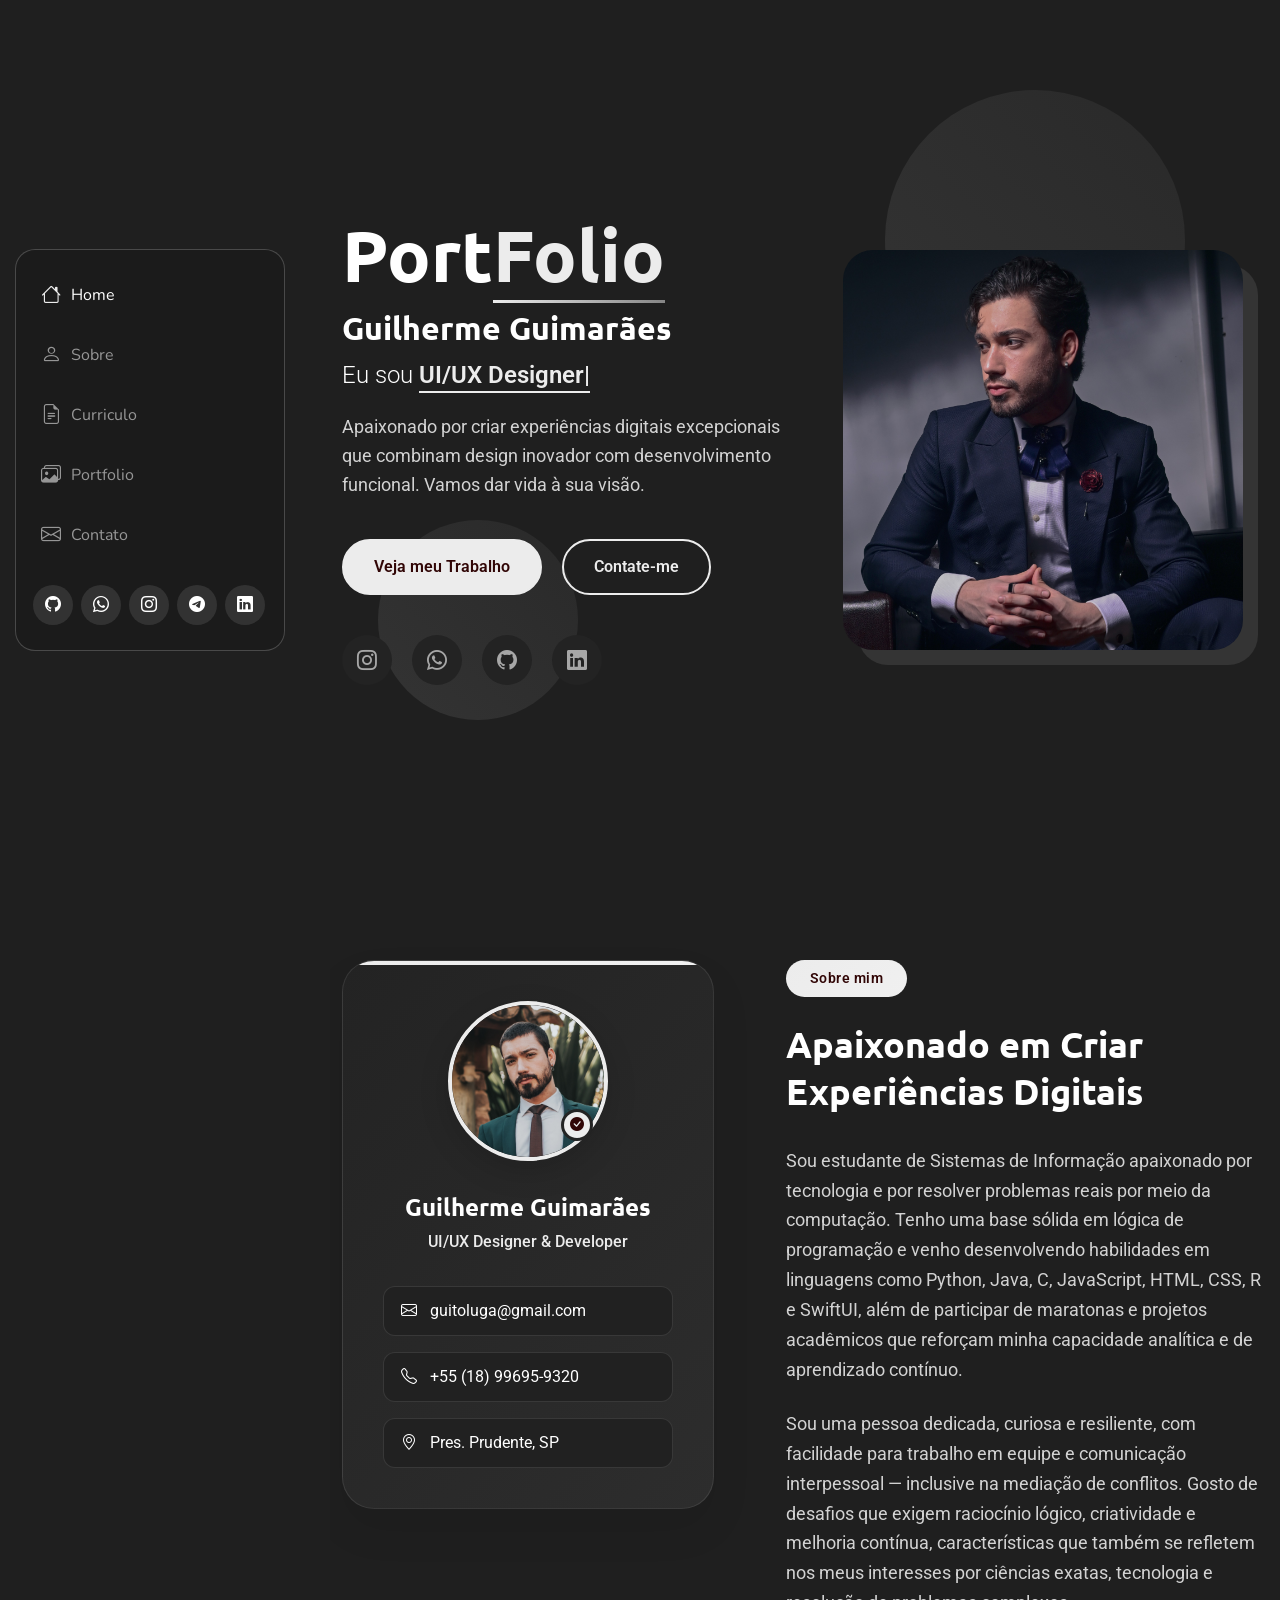
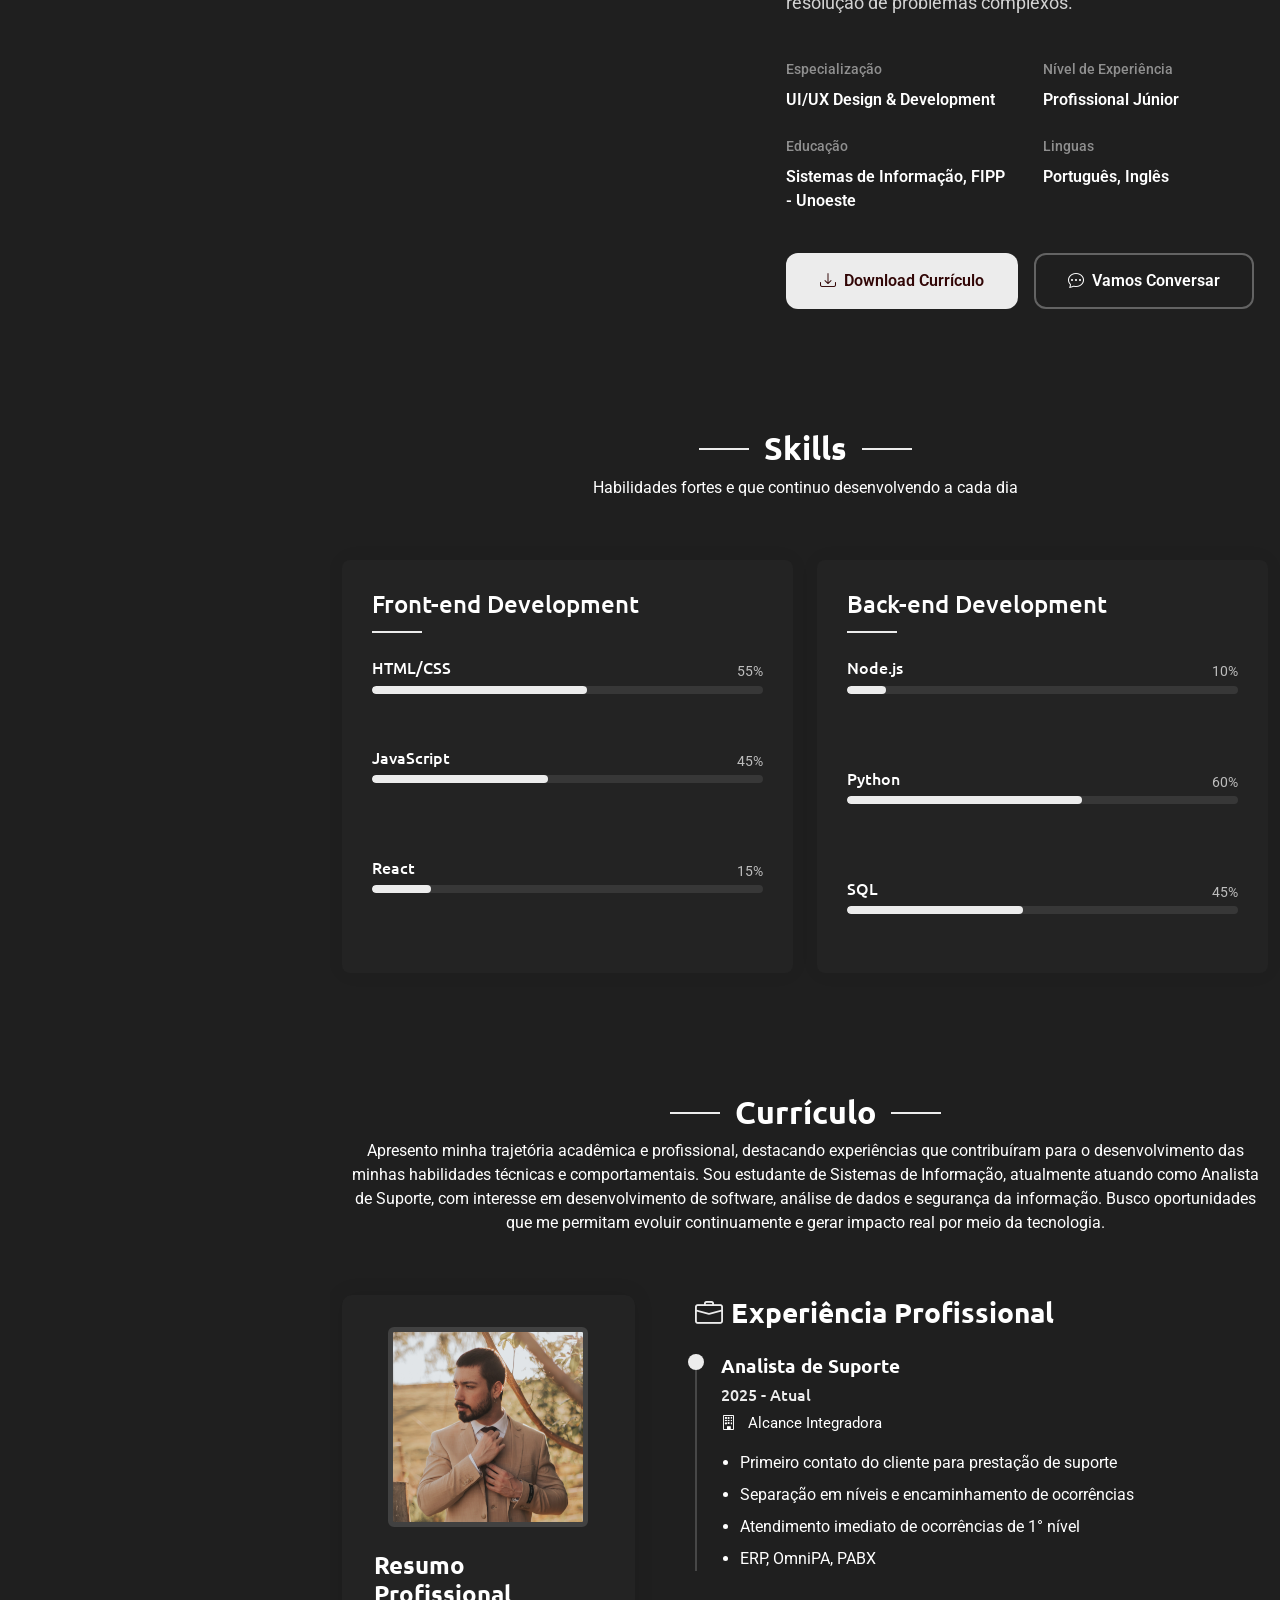
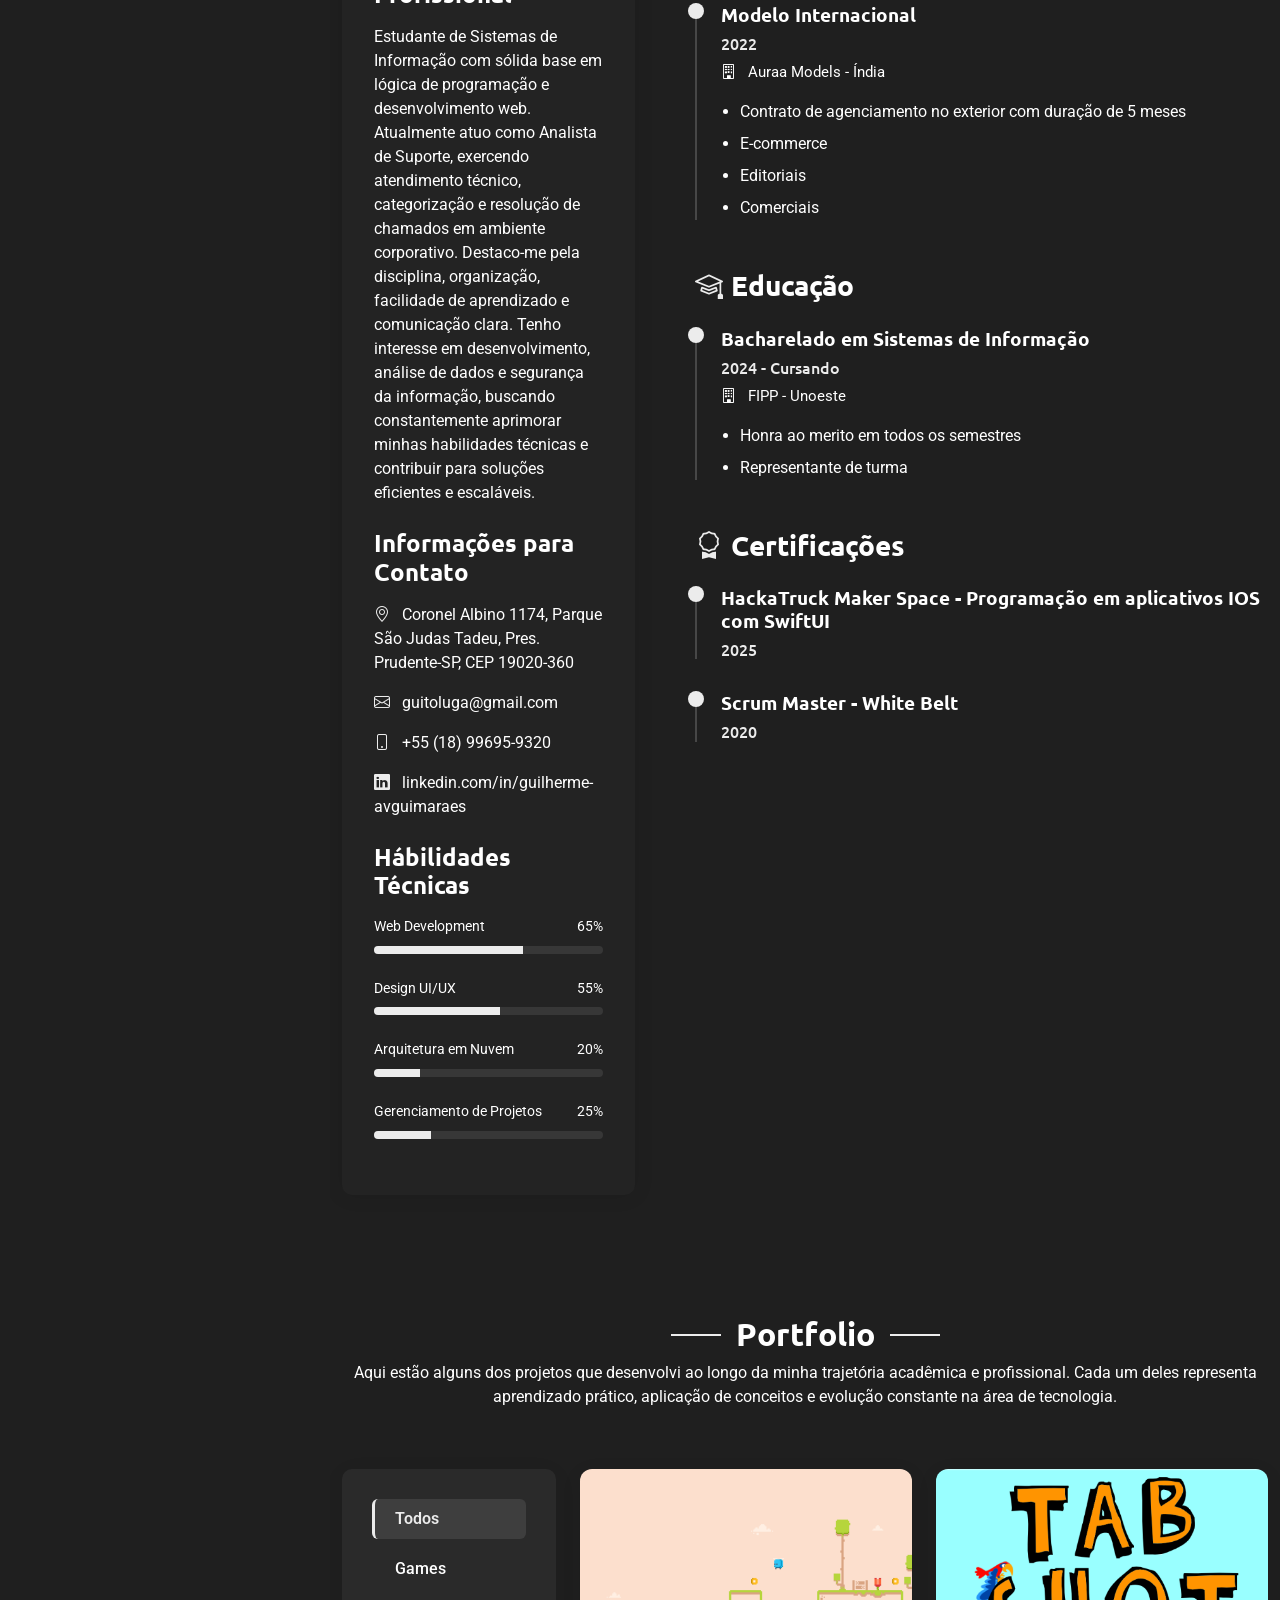
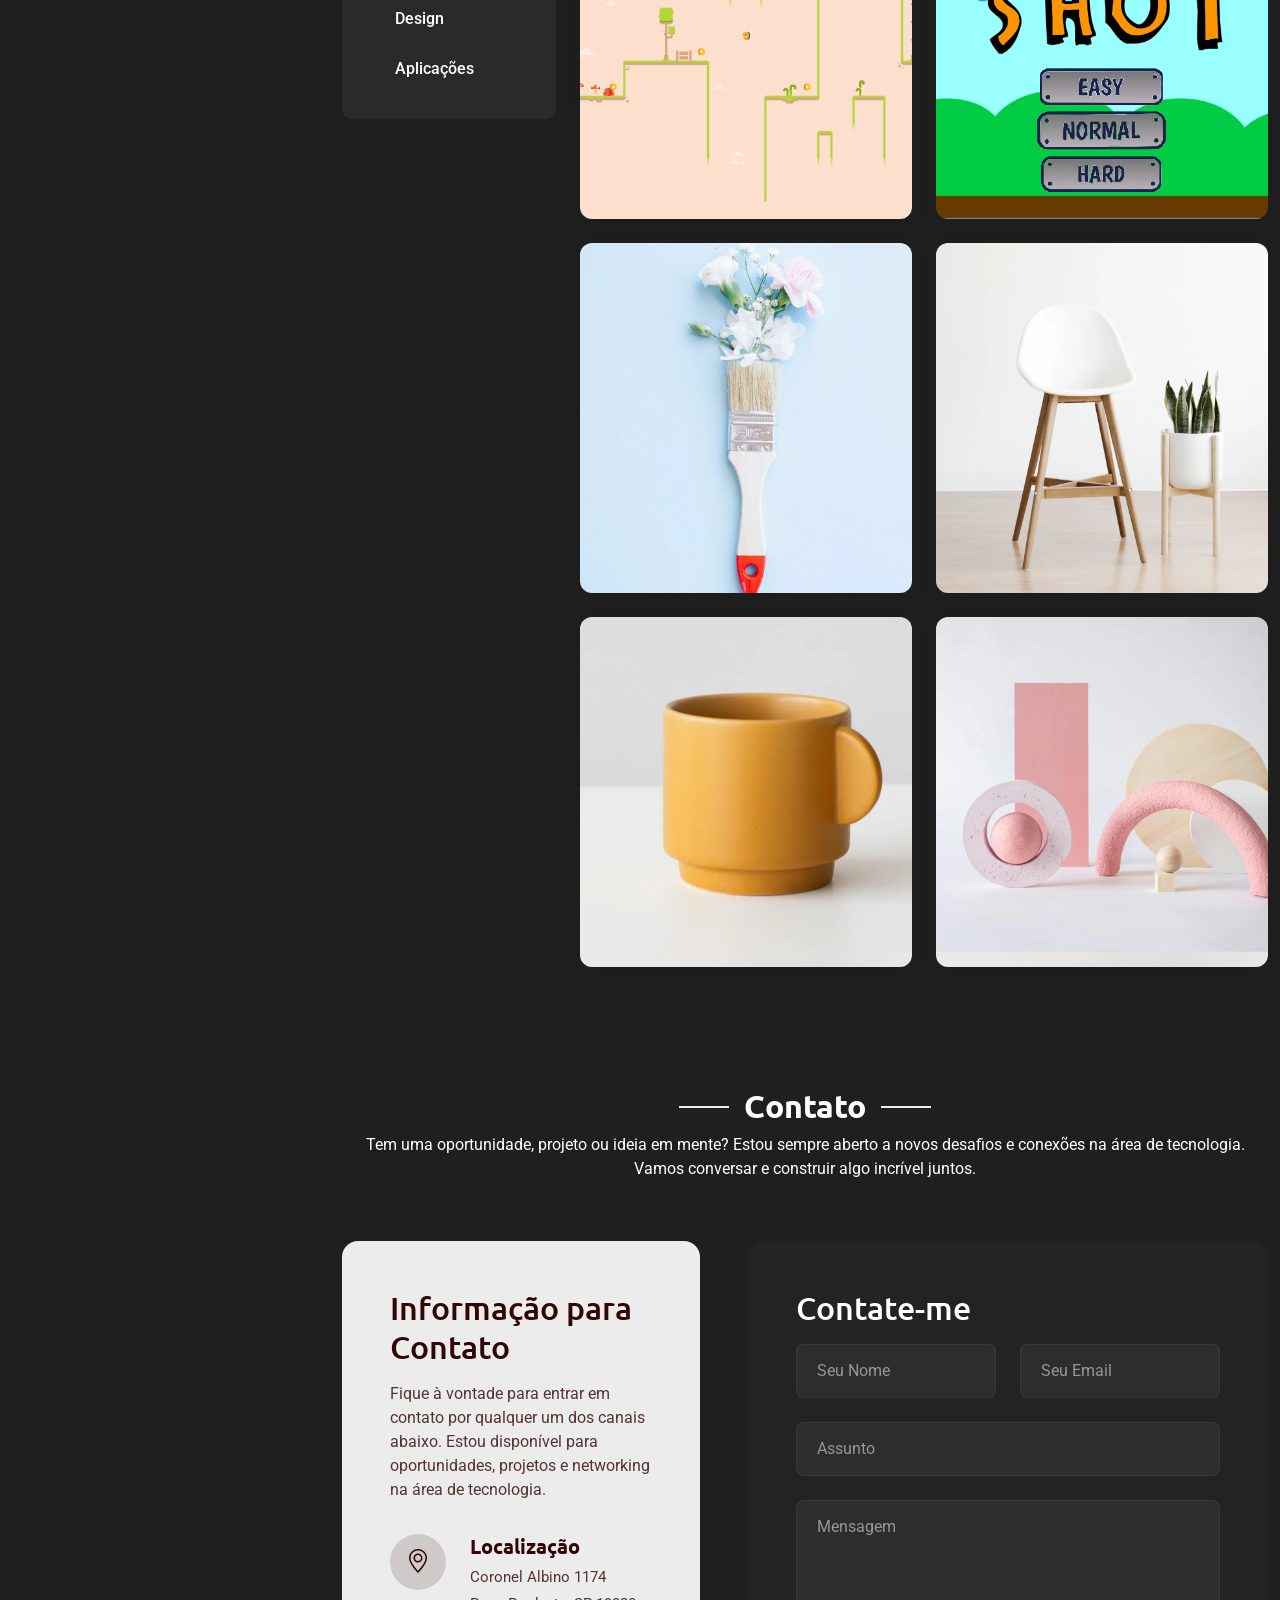
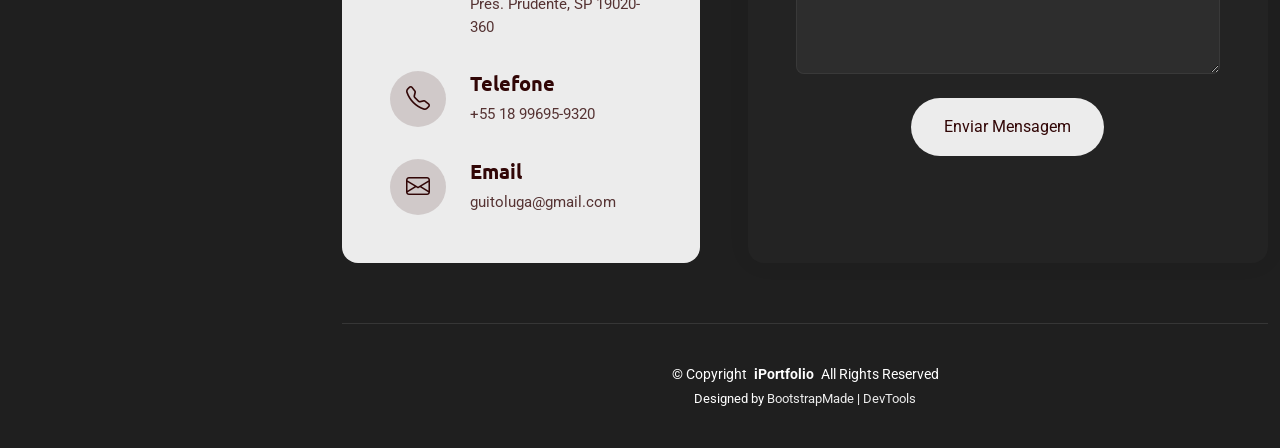
<file: index.html>
<!DOCTYPE html>
<html lang="en">

<head>
  <meta charset="utf-8">
  <meta content="width=device-width, initial-scale=1.0" name="viewport">
  <title>Index - SnapFolio Bootstrap Template</title>
  <meta name="description" content="">
  <meta name="keywords" content="">

  <!-- Favicons -->
  <link href="assets/img/favicon.png" rel="icon">
  <link href="assets/img/apple-touch-icon.png" rel="apple-touch-icon">

  <!-- Fonts -->
  <link href="https://fonts.googleapis.com" rel="preconnect">
  <link href="https://fonts.gstatic.com" rel="preconnect" crossorigin>
  <link href="https://fonts.googleapis.com/css2?family=Roboto:ital,wght@0,100;0,300;0,400;0,500;0,700;0,900;1,100;1,300;1,400;1,500;1,700;1,900&family=Ubuntu:ital,wght@0,300;0,400;0,500;0,700;1,300;1,400;1,500;1,700&family=Nunito:ital,wght@0,200;0,300;0,400;0,500;0,600;0,700;0,800;0,900;1,200;1,300;1,400;1,500;1,600;1,700;1,800;1,900&display=swap" rel="stylesheet">

  <!-- Vendor CSS Files -->
  <link href="assets/vendor/bootstrap/css/bootstrap.min.css" rel="stylesheet">
  <link href="assets/vendor/bootstrap-icons/bootstrap-icons.css" rel="stylesheet">
  <link href="assets/vendor/aos/aos.css" rel="stylesheet">
  <link href="assets/vendor/glightbox/css/glightbox.min.css" rel="stylesheet">
  <link href="assets/vendor/swiper/swiper-bundle.min.css" rel="stylesheet">

  <!-- Main CSS File -->
  <link href="assets/css/main.css" rel="stylesheet">

  <!-- =======================================================
  * Template Name: SnapFolio
  * Template URL: https://bootstrapmade.com/snapfolio-bootstrap-portfolio-template/
  * Updated: Jul 21 2025 with Bootstrap v5.3.7
  * Author: BootstrapMade.com
  * License: https://bootstrapmade.com/license/
  ======================================================== -->
</head>

<body class="index-page">

  <header id="header" class="header dark-background d-flex flex-column justify-content-center">
    <i class="header-toggle d-xl-none bi bi-list"></i>

    <div class="header-container d-flex flex-column align-items-start">
      <nav id="navmenu" class="navmenu">
        <ul>
          <li><a href="#hero" class="active"><i class="bi bi-house navicon"></i>Home</a></li>
          <li><a href="#about"><i class="bi bi-person navicon"></i> Sobre</a></li>
          <li><a href="#resume"><i class="bi bi-file-earmark-text navicon"></i> Curriculo</a></li>
          <li><a href="#portfolio"><i class="bi bi-images navicon"></i> Portfolio</a></li>
          <li><a href="#contact"><i class="bi bi-envelope navicon"></i> Contato</a></li>
        </ul>
      </nav>

      <div class="social-links text-center">
        <a href="https://github.com/Tolugaa" target="_blank" class="github"><i class="bi bi-github"></i></a>
        <a href="https://wa.me/5518996959320" target="_blank" class="whatsapp"><i class="bi bi-whatsapp"></i></a>
        <a href="https://www.instagram.com/iamguima.gui?igsh=M2hkMmR0eHQxbnY1" target="_blank" class="instagram"><i class="bi bi-instagram"></i></a>
        <a href="https://t.me/GuilhermeAVG" target="_blank" class="telegram"><i class="bi bi-telegram"></i></a>
        <a href="https://www.linkedin.com/in/guilherme-avguimaraes/" target="_blank" class="linkedin"><i class="bi bi-linkedin"></i></a>
      </div>

    </div>

  </header>

  <main class="main">

    <!-- Hero Section -->
    <section id="hero" class="hero section">

      <div class="background-elements">
        <div class="bg-circle circle-1"></div>
        <div class="bg-circle circle-2"></div>
      </div>

      <div class="hero-content">

        <div class="container">
          <div class="row align-items-center">

            <div class="col-lg-6" data-aos="fade-right" data-aos-delay="100">
              <div class="hero-text">
                <h1>Port<span class="accent-text">Folio</span></h1>
                <h2>Guilherme Guimarães</h2>
                <p class="lead">Eu sou <span class="typed" data-typed-items="UI/UX Designer, Web Developer"></span></p>
                <p class="description">Apaixonado por criar experiências digitais excepcionais que combinam design inovador com desenvolvimento funcional. Vamos dar vida à sua visão.</p>

                <div class="hero-actions">
                  <a href="#portfolio" class="btn btn-primary">Veja meu Trabalho</a>
                  <a href="#contact" class="btn btn-outline">Contate-me</a>
                </div>

                <div class="social-links">
                  <a href="https://www.instagram.com/iamguima.gui?igsh=M2hkMmR0eHQxbnY1" target="_blank"><i class="bi bi-instagram"></i></a>
                  <a href="https://wa.me/5518996959320" target="_blank"><i class="bi bi-whatsapp"></i></a>
                  <a href="https://github.com/Tolugaa" target="_blank"><i class="bi bi-github"></i></a>
                  <a href="https://www.linkedin.com/in/guilherme-avguimaraes/" target="_blank"><i class="bi bi-linkedin"></i></a>
                </div>
              </div>
            </div>

            <div class="col-lg-6" data-aos="fade-left" data-aos-delay="200">
              <div class="hero-visual">
                <div class="profile-container">
                  <div class="profile-background"></div>
                  <img src="assets/img/profile/profile_4.jpg" alt="Alexander Chen" class="profile-image">
                </div>
              </div>
            </div>

          </div>
        </div>
      </div>

    </section><!-- /Hero Section -->

    <!-- About Section -->
    <section id="about" class="about section">

      <div class="container" data-aos="fade-up" data-aos-delay="100">

        <div class="row">
          <div class="col-lg-5" data-aos="zoom-in" data-aos-delay="200">
            <div class="profile-card">
              <div class="profile-header">
                <div class="profile-image">
                  <img src="assets/img/profile/profile_1.jpg" alt="Profile Image" class="img-fluid">
                </div>
                <div class="profile-badge">
                  <i class="bi bi-check-circle-fill"></i>
                </div>
              </div>

              <div class="profile-content">
                <h3>Guilherme Guimarães</h3>
                <p class="profession">UI/UX Designer &amp; Developer</p>

                <div class="contact-links">
                  <a href="mailto:guitoluga@gmail.com" class="contact-item">
                    <i class="bi bi-envelope"></i>
                    guitoluga@gmail.com
                  </a>
                  <a href="tel:+5518996959320" class="contact-item">
                    <i class="bi bi-telephone"></i>
                    +55 (18) 99695-9320
                  </a>
                  <a href="https://maps.app.goo.gl/hu5K758zcw1YQpwAA" target="_blank" class="contact-item">
                    <i class="bi bi-geo-alt"></i>
                    Pres. Prudente, SP
                  </a>
                </div>
              </div>
            </div>
          </div>

          <div class="col-lg-7" data-aos="fade-left" data-aos-delay="300">
            <div class="about-content">
              <div class="section-header">
                <span class="badge-text">Sobre mim</span>
                <h2>Apaixonado em Criar Experiências Digitais</h2>
              </div>

              <div class="description">
                <p>Sou estudante de Sistemas de Informação apaixonado por tecnologia e por resolver problemas reais por meio da computação. Tenho uma base sólida em lógica de programação e venho desenvolvendo habilidades em linguagens como Python, Java, C, JavaScript, HTML, CSS, R e SwiftUI, além de participar de maratonas e projetos acadêmicos que reforçam minha capacidade analítica e de aprendizado contínuo.</p>

                <p>Sou uma pessoa dedicada, curiosa e resiliente, com facilidade para trabalho em equipe e comunicação interpessoal — inclusive na mediação de conflitos. Gosto de desafios que exigem raciocínio lógico, criatividade e melhoria contínua, características que também se refletem nos meus interesses por ciências exatas, tecnologia e resolução de problemas complexos.</p>
              </div>

              <div class="details-grid">
                <div class="detail-row">
                  <div class="detail-item">
                    <span class="detail-label">Especialização</span>
                    <span class="detail-value">UI/UX Design &amp; Development</span>
                  </div>
                  <div class="detail-item">
                    <span class="detail-label">Nível de Experiência</span>
                    <span class="detail-value">Profissional Júnior</span>
                  </div>
                </div>
                <div class="detail-row">
                  <div class="detail-item">
                    <span class="detail-label">Educação</span>
                    <span class="detail-value">Sistemas de Informação, FIPP - Unoeste</span>
                  </div>
                  <div class="detail-item">
                    <span class="detail-label">Linguas</span>
                    <span class="detail-value">Português, Inglês</span>
                  </div>
                </div>
              </div>

              <div class="cta-section">
                <a href="assets\cv\Curriculo Guilherme Guimaraes.pdf" target="_blank" class="btn btn-primary">
                  <i class="bi bi-download"></i>
                  Download Currículo
                </a>
                <a href="https://wa.me/5518996959320" target="_blank" class="btn btn-outline">
                  <i class="bi bi-chat-dots"></i>
                  Vamos Conversar
                </a>
              </div>
            </div>
          </div>
        </div>

      </div>

    </section><!-- /About Section -->

    <!-- Skills Section -->
    <section id="skills" class="skills section">

      <!-- Section Title -->
      <div class="container section-title" data-aos="fade-up">
        <h2>Skills</h2>
        <p>Habilidades fortes e que continuo desenvolvendo a cada dia</p>
      </div><!-- End Section Title -->

      <div class="container" data-aos="fade-up" data-aos-delay="100">

        <div class="row">
          <div class="col-lg-6">
            <div class="skills-category" data-aos="fade-up" data-aos-delay="200">
              <h3>Front-end Development</h3>
              <div class="skills-animation">
                <div class="skill-item">
                  <div class="d-flex justify-content-between align-items-center">
                    <h4>HTML/CSS</h4>
                    <span class="skill-percentage">55%</span>
                  </div>
                  <div class="progress">
                    <div class="progress-bar" role="progressbar" aria-valuenow="55" aria-valuemin="0" aria-valuemax="100"></div>
                  </div>
                  <div class="skill-tooltip">Nível júnior na semântica HTML5 e técnicas modernas de CSS3</div>
                </div>

                <div class="skill-item">
                  <div class="d-flex justify-content-between align-items-center">
                    <h4>JavaScript</h4>
                    <span class="skill-percentage">45%</span>
                  </div>
                  <div class="progress">
                    <div class="progress-bar" role="progressbar" aria-valuenow="45" aria-valuemin="0" aria-valuemax="100"></div>
                  </div>
                  <div class="skill-tooltip">Média proficiência em ES6+, manipulação DOM, e frameworks modernos</div>
                </div>

                <div class="skill-item">
                  <div class="d-flex justify-content-between align-items-center">
                    <h4>React</h4>
                    <span class="skill-percentage">15%</span>
                  </div>
                  <div class="progress">
                    <div class="progress-bar" role="progressbar" aria-valuenow="15" aria-valuemin="0" aria-valuemax="100"></div>
                  </div>
                  <div class="skill-tooltip">Pouca experiência com React Hooks, gerenciamento de estado e arquitetura de componentes.</div>
                </div>
              </div>
            </div><!-- End Frontend Skills -->
          </div>

          <div class="col-lg-6">
            <div class="skills-category" data-aos="fade-up" data-aos-delay="300">
              <h3>Back-end Development</h3>
              <div class="skills-animation">
                <div class="skill-item">
                  <div class="d-flex justify-content-between align-items-center">
                    <h4>Node.js</h4>
                    <span class="skill-percentage">10%</span>
                  </div>
                  <div class="progress">
                    <div class="progress-bar" role="progressbar" aria-valuenow="10" aria-valuemin="0" aria-valuemax="100"></div>
                  </div>
                  <div class="skill-tooltip">Desenvolvimento JavaScript do lado do servidor com Express e APIs REST</div>
                </div>

                <div class="skill-item">
                  <div class="d-flex justify-content-between align-items-center">
                    <h4>Python</h4>
                    <span class="skill-percentage">60%</span>
                  </div>
                  <div class="progress">
                    <div class="progress-bar" role="progressbar" aria-valuenow="60" aria-valuemin="0" aria-valuemax="100"></div>
                  </div>
                  <div class="skill-tooltip">Desenvolvimento em Python com Django e ferramentas de análise de dados. Pygame para criação e modelagem de jogos</div>
                </div>

                <div class="skill-item">
                  <div class="d-flex justify-content-between align-items-center">
                    <h4>SQL</h4>
                    <span class="skill-percentage">45%</span>
                  </div>
                  <div class="progress">
                    <div class="progress-bar" role="progressbar" aria-valuenow="45" aria-valuemin="0" aria-valuemax="100"></div>
                  </div>
                  <div class="skill-tooltip">Projeto de banco de dados, otimização e consultas simples</div>
                </div>
              </div>
            </div><!-- End Backend Skills -->
          </div>
        </div>

      </div>

    </section><!-- /Skills Section -->

    <!-- Resume Section -->
    <section id="resume" class="resume section">

      <!-- Section Title -->
      <div class="container section-title" data-aos="fade-up">
        <h2>Currículo</h2>
        <p>Apresento minha trajetória acadêmica e profissional, destacando experiências que contribuíram para o desenvolvimento das minhas habilidades técnicas e comportamentais. Sou estudante de Sistemas de Informação, atualmente atuando como Analista de Suporte, com interesse em desenvolvimento de software, análise de dados e segurança da informação. Busco oportunidades que me permitam evoluir continuamente e gerar impacto real por meio da tecnologia.</p>
      </div><!-- End Section Title -->

      <div class="container" data-aos="fade-up" data-aos-delay="100">

        <div class="row gy-4">
          <!-- Left column with summary and contact -->
          <div class="col-lg-4">
            <div class="resume-side" data-aos="fade-right" data-aos-delay="100">
              <div class="profile-img mb-4">
                <img src="assets/img/profile/profile_3.jpg" alt="Profile" class="img-fluid rounded">
              </div>

              <h3>Resumo Profissional</h3>
              <p>Estudante de Sistemas de Informação com sólida base em lógica de programação e desenvolvimento web. Atualmente atuo como Analista de Suporte, exercendo atendimento técnico, categorização e resolução de chamados em ambiente corporativo. Destaco-me pela disciplina, organização, facilidade de aprendizado e comunicação clara. Tenho interesse em desenvolvimento, análise de dados e segurança da informação, buscando constantemente aprimorar minhas habilidades técnicas e contribuir para soluções eficientes e escaláveis.</p>

              <h3 class="mt-4">Informações para Contato</h3>
              <ul class="contact-info list-unstyled">
                <li><i class="bi bi-geo-alt"></i> Coronel Albino 1174, Parque São Judas Tadeu, Pres. Prudente-SP, CEP 19020-360</li>
                <li><i class="bi bi-envelope"></i> guitoluga@gmail.com</li>
                <li><i class="bi bi-phone"></i> +55 (18) 99695-9320</li>
                <li><i class="bi bi-linkedin"></i> linkedin.com/in/guilherme-avguimaraes</li>
              </ul>

              <div class="skills-animation mt-4">
                <h3>Hábilidades Técnicas</h3>
                <div class="skill-item">
                  <div class="d-flex justify-content-between">
                    <span>Web Development</span>
                    <span>65%</span>
                  </div>
                  <div class="progress">
                    <div class="progress-bar" role="progressbar" aria-valuenow="65" aria-valuemin="0" aria-valuemax="100"></div>
                  </div>
                </div>

                <div class="skill-item">
                  <div class="d-flex justify-content-between">
                    <span>Design UI/UX</span>
                    <span>55%</span>
                  </div>
                  <div class="progress">
                    <div class="progress-bar" role="progressbar" aria-valuenow="55" aria-valuemin="0" aria-valuemax="100"></div>
                  </div>
                </div>

                <div class="skill-item">
                  <div class="d-flex justify-content-between">
                    <span>Arquitetura em Nuvem</span>
                    <span>20%</span>
                  </div>
                  <div class="progress">
                    <div class="progress-bar" role="progressbar" aria-valuenow="20" aria-valuemin="0" aria-valuemax="100"></div>
                  </div>
                </div>

                <div class="skill-item">
                  <div class="d-flex justify-content-between">
                    <span>Gerenciamento de Projetos</span>
                    <span>25%</span>
                  </div>
                  <div class="progress">
                    <div class="progress-bar" role="progressbar" aria-valuenow="25" aria-valuemin="0" aria-valuemax="100"></div>
                  </div>
                </div>
              </div>
            </div>
          </div>

          <!-- Right column with experience and education -->
          <div class="col-lg-8 ps-4 ps-lg-5">
            <!-- Experience Section -->
            <div class="resume-section" data-aos="fade-up">
              <h3><i class="bi bi-briefcase me-2"></i>Experiência Profissional</h3>

              <div class="resume-item">
                <h4>Analista de Suporte</h4>
                <h5>2025 - Atual</h5>
                <p class="company"><i class="bi bi-building"></i> Alcance Integradora</p>
                <ul>
                  <li>Primeiro contato do cliente para prestação de suporte</li>
                  <li>Separação em níveis e encaminhamento de ocorrências</li>
                  <li>Atendimento imediato de ocorrências de 1° nível</li>
                  <li>ERP, OmniPA, PABX</li>
                </ul>
              </div>

              <div class="resume-item">
                <h4>Modelo Internacional</h4>
                <h5>2022</h5>
                <p class="company"><i class="bi bi-building"></i> Auraa Models - Índia</p>
                <ul>
                  <li>Contrato de agenciamento no exterior com duração de 5 meses</li>
                  <li>E-commerce</li>
                  <li>Editoriais</li>
                  <li>Comerciais</li>
                </ul>
              </div>
            </div>

            <!-- Education Section -->
            <div class="resume-section" data-aos="fade-up" data-aos-delay="100">
              <h3><i class="bi bi-mortarboard me-2"></i>Educação</h3>

              <div class="resume-item">
                <h4>Bacharelado em Sistemas de Informação</h4>
                <h5>2024 - Cursando</h5>
                <p class="company"><i class="bi bi-building"></i> FIPP - Unoeste</p>
                <ul>
                  <li>Honra ao merito em todos os semestres</li>
                  <li>Representante de turma</li>
                </ul>
              </div>
            </div>

            <!-- Certifications Section -->
            <div class="resume-section" data-aos="fade-up" data-aos-delay="200">
              <h3><i class="bi bi-award me-2"></i>Certificações</h3>

              <div class="resume-item">
                <h4>HackaTruck Maker Space - Programação em aplicativos IOS com SwiftUI</h4>
                <h5>2025</h5>
              </div>

              <div class="resume-item">
                <h4>Scrum Master - White Belt</h4>
                <h5>2020</h5>
              </div>
            </div>
          </div>
        </div>

      </div>

    </section><!-- /Resume Section -->

    <!-- Portfolio Section -->
    <section id="portfolio" class="portfolio section">

      <!-- Section Title -->
      <div class="container section-title" data-aos="fade-up">
        <h2>Portfolio</h2>
        <p>Aqui estão alguns dos projetos que desenvolvi ao longo da minha trajetória acadêmica e profissional. Cada um deles representa aprendizado prático, aplicação de conceitos e evolução constante na área de tecnologia.</p>
      </div><!-- End Section Title -->

      <div class="container" data-aos="fade-up" data-aos-delay="100">

        <div class="isotope-layout" data-default-filter="*" data-layout="masonry" data-sort="original-order">

          <div class="row">
            <div class="col-lg-3 filter-sidebar">
              <div class="filters-wrapper" data-aos="fade-right" data-aos-delay="150">
                <ul class="portfolio-filters isotope-filters">
                  <li data-filter="*" class="filter-active">Todos</li>
                  <li data-filter=".filter-game">Games</li>
                  <li data-filter=".filter-design">Design</li>
                  <li data-filter=".filter-application">Aplicações</li>
                </ul>
              </div>
            </div>

            <div class="col-lg-9">
              <div class="row gy-4 portfolio-container isotope-container" data-aos="fade-up" data-aos-delay="200">

                <div class="col-lg-6 col-md-6 portfolio-item isotope-item filter-game">
                  <div class="portfolio-wrap">
                    <img src="assets/img/portfolio/platform-game.png" class="img-fluid" alt="Portfolio Image" loading="lazy">
                    <div class="portfolio-info">
                      <div class="content">
                        <span class="category">Games</span>
                        <h4>Pygame Platform Game</h4>
                        <div class="portfolio-links">
                          <a href="assets/img/portfolio/platform-game.png" class="glightbox" title="Pygame Platform Game"><i class="bi bi-plus-lg"></i></a>
                          <a href="portfolio-details-pygame.html" title="More Details"><i class="bi bi-arrow-right"></i></a>
                        </div>
                      </div>
                    </div>
                  </div>
                </div><!-- End Portfolio Item -->

                <div class="col-lg-6 col-md-6 portfolio-item isotope-item filter-game">
                  <div class="portfolio-wrap">
                    <img src="assets/img/portfolio/scratch-game-menu.png" class="img-fluid" alt="Portfolio Image" loading="lazy">
                    <div class="portfolio-info">
                      <div class="content">
                        <span class="category">Games</span>
                        <h4>Jogo Educacional Scratch</h4>
                        <div class="portfolio-links">
                          <a href="assets/img/portfolio/scratch-game-menu.png" class="glightbox" title="Jogo Educacional Scratch"><i class="bi bi-plus-lg"></i></a>
                          <a href="portfolio-details-scratch-game.html" title="More Details"><i class="bi bi-arrow-right"></i></a>
                        </div>
                      </div>
                    </div>
                  </div>
                </div><!-- End Portfolio Item -->

                <div class="col-lg-6 col-md-6 portfolio-item isotope-item filter-design">
                  <div class="portfolio-wrap">
                    <img src="assets/img/portfolio/portfolio-portrait-2.webp" class="img-fluid" alt="Portfolio Image" loading="lazy">
                    <div class="portfolio-info">
                      <div class="content">
                        <span class="category">Web Design</span>
                        <h4>Projeto Futuro</h4>
                        <div class="portfolio-links">
                          <a href="assets/img/portfolio/portfolio-portrait-2.webp" class="glightbox" title="Projeto Futuro"><i class="bi bi-plus-lg"></i></a>
                          <a href="#" title="More Details"><i class="bi bi-arrow-right"></i></a>
                        </div>
                      </div>
                    </div>
                  </div>
                </div><!-- End Portfolio Item -->

                <div class="col-lg-6 col-md-6 portfolio-item isotope-item filter-application">
                  <div class="portfolio-wrap">
                    <img src="assets/img/portfolio/portfolio-portrait-4.webp" class="img-fluid" alt="Portfolio Image" loading="lazy">
                    <div class="portfolio-info">
                      <div class="content">
                        <span class="category">Aplicação</span>
                        <h4>Aplicação Futura</h4>
                        <div class="portfolio-links">
                          <a href="assets/img/portfolio/portfolio-portrait-4.webp" class="glightbox" title="Aplicação Futura"><i class="bi bi-plus-lg"></i></a>
                          <a href="#" title="More Details"><i class="bi bi-arrow-right"></i></a>
                        </div>
                      </div>
                    </div>
                  </div>
                </div><!-- End Portfolio Item -->

                <div class="col-lg-6 col-md-6 portfolio-item isotope-item filter-design">
                  <div class="portfolio-wrap">
                    <img src="assets/img/portfolio/portfolio-5.webp" class="img-fluid" alt="Portfolio Image" loading="lazy">
                    <div class="portfolio-info">
                      <div class="content">
                        <span class="category">Web Design</span>
                        <h4>Projeto Futuro</h4>
                        <div class="portfolio-links">
                          <a href="assets/img/portfolio/portfolio-5.webp" class="glightbox" title="Projeto Futuro"><i class="bi bi-plus-lg"></i></a>
                          <a href="#" title="More Details"><i class="bi bi-arrow-right"></i></a>
                        </div>
                      </div>
                    </div>
                  </div>
                </div><!-- End Portfolio Item -->

                <div class="col-lg-6 col-md-6 portfolio-item isotope-item filter-application">
                  <div class="portfolio-wrap">
                    <img src="assets/img/portfolio/portfolio-6.webp" class="img-fluid" alt="Portfolio Image" loading="lazy">
                    <div class="portfolio-info">
                      <div class="content">
                        <span class="category">Aplicação</span>
                        <h4>Aplicação Futura</h4>
                        <div class="portfolio-links">
                          <a href="assets/img/portfolio/portfolio-6.webp" class="glightbox" title="Aplicação Futura"><i class="bi bi-plus-lg"></i></a>
                          <a href="#" title="More Details"><i class="bi bi-arrow-right"></i></a>
                        </div>
                      </div>
                    </div>
                  </div>
                </div><!-- End Portfolio Item -->

              </div><!-- End Portfolio Container -->
            </div>
          </div>

        </div>

      </div>

    </section><!-- /Portfolio Section -->

    <!-- Contact Section -->
    <section id="contact" class="contact section">

      <!-- Section Title -->
      <div class="container section-title" data-aos="fade-up">
        <h2>Contato</h2>
        <p>Tem uma oportunidade, projeto ou ideia em mente? Estou sempre aberto a novos desafios e conexões na área de tecnologia. Vamos conversar e construir algo incrível juntos.</p>
      </div><!-- End Section Title -->

      <div class="container">

        <div class="row g-4 g-lg-5">
          <div class="col-lg-5">
            <div class="info-box">
              <h3>Informação para Contato</h3>
              <p>Fique à vontade para entrar em contato por qualquer um dos canais abaixo. Estou disponível para oportunidades, projetos e networking na área de tecnologia.</p>

              <div class="info-item">
                <div class="icon-box">
                  <i class="bi bi-geo-alt"></i>
                </div>
                <div class="content">
                  <h4>Localização</h4>
                  <p>Coronel Albino 1174</p>
                  <p>Pres. Prudente, SP 19020-360</p>
                </div>
              </div>

              <div class="info-item">
                <div class="icon-box">
                  <i class="bi bi-telephone"></i>
                </div>
                <div class="content">
                  <h4>Telefone</h4>
                  <p>+55 18 99695-9320</p>
                </div>
              </div>

              <div class="info-item">
                <div class="icon-box">
                  <i class="bi bi-envelope"></i>
                </div>
                <div class="content">
                  <h4>Email</h4>
                  <p>guitoluga@gmail.com</p>
                </div>
              </div>
            </div>
          </div>

          <div class="col-lg-7">
            <div class="contact-form">
              <h3>Contate-me</h3>

              <form action="forms/contact.php" method="post" class="php-email-form">
                <div class="row gy-4">

                  <div class="col-md-6">
                    <input type="text" name="name" class="form-control" placeholder="Seu Nome" required="">
                  </div>

                  <div class="col-md-6 ">
                    <input type="email" class="form-control" name="email" placeholder="Seu Email" required="">
                  </div>

                  <div class="col-12">
                    <input type="text" class="form-control" name="subject" placeholder="Assunto" required="">
                  </div>

                  <div class="col-12">
                    <textarea class="form-control" name="message" rows="6" placeholder="Mensagem" required=""></textarea>
                  </div>

                  <div class="col-12 text-center">
                    <div class="loading">Carregando</div>
                    <div class="error-message"></div>
                    <div class="sent-message">Sua mensagem foi enviada. Obrigado!</div>

                    <button type="submit" class="btn">Enviar Mensagem</button>
                  </div>

                </div>
              </form>

            </div>
          </div>

        </div>

      </div>

    </section><!-- /Contact Section -->

  </main>

  <footer id="footer" class="footer position-relative">

    <div class="container">
      <div class="copyright text-center ">
        <p>© <span>Copyright</span> <strong class="px-1 sitename">iPortfolio</strong> <span>All Rights Reserved</span></p>
      </div>
      <div class="credits">
        <!-- All the links in the footer should remain intact. -->
        <!-- You can delete the links only if you've purchased the pro version. -->
        <!-- Licensing information: https://bootstrapmade.com/license/ -->
        <!-- Purchase the pro version with working PHP/AJAX contact form: [buy-url] -->
        Designed by <a href="https://bootstrapmade.com/">BootstrapMade</a> | <a href="https://bootstrapmade.com/tools/">DevTools</a>
      </div>
    </div>

  </footer>

  <!-- Scroll Top -->
  <a href="#" id="scroll-top" class="scroll-top d-flex align-items-center justify-content-center"><i class="bi bi-arrow-up-short"></i></a>

  <!-- Preloader -->
  <div id="preloader"></div>

  <!-- Vendor JS Files -->
  <script src="assets/vendor/bootstrap/js/bootstrap.bundle.min.js"></script>
  <script src="assets/vendor/php-email-form/validate.js"></script>
  <script src="assets/vendor/aos/aos.js"></script>
  <script src="assets/vendor/typed.js/typed.umd.js"></script>
  <script src="assets/vendor/purecounter/purecounter_vanilla.js"></script>
  <script src="assets/vendor/waypoints/noframework.waypoints.js"></script>
  <script src="assets/vendor/isotope-layout/isotope.pkgd.min.js"></script>
  <script src="assets/vendor/imagesloaded/imagesloaded.pkgd.min.js"></script>
  <script src="assets/vendor/glightbox/js/glightbox.min.js"></script>
  <script src="assets/vendor/swiper/swiper-bundle.min.js"></script>

  <!-- Main JS File -->
  <script src="assets/js/main.js"></script>

</body>

</html>
</file>
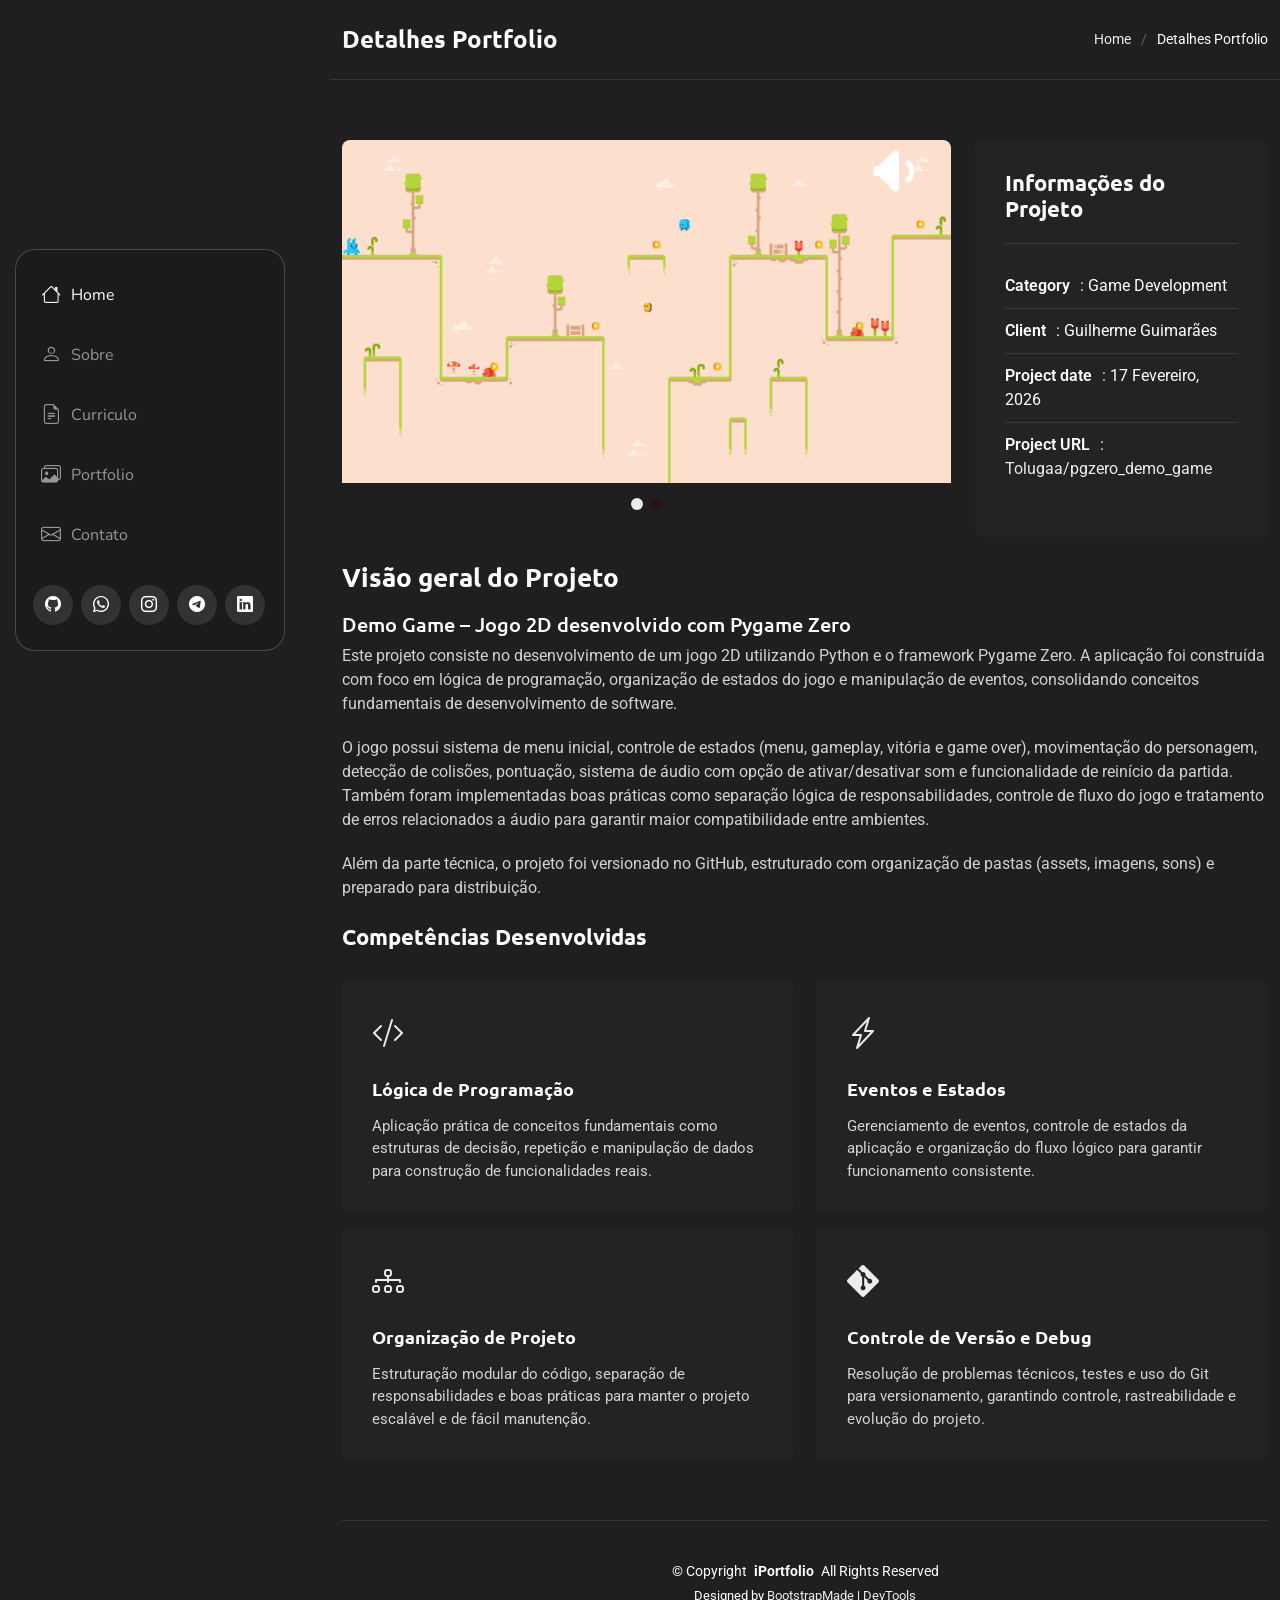
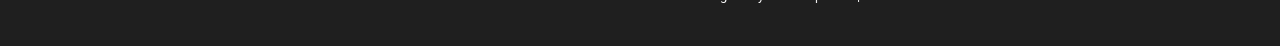
<file: portfolio-details-pygame.html>
<!DOCTYPE html>
<html lang="en">

<head>
  <meta charset="utf-8">
  <meta content="width=device-width, initial-scale=1.0" name="viewport">
  <title>Portfolio Details - SnapFolio Bootstrap Template</title>
  <meta name="description" content="">
  <meta name="keywords" content="">

  <!-- Favicons -->
  <link href="assets/img/favicon.png" rel="icon">
  <link href="assets/img/apple-touch-icon.png" rel="apple-touch-icon">

  <!-- Fonts -->
  <link href="https://fonts.googleapis.com" rel="preconnect">
  <link href="https://fonts.gstatic.com" rel="preconnect" crossorigin>
  <link href="https://fonts.googleapis.com/css2?family=Roboto:ital,wght@0,100;0,300;0,400;0,500;0,700;0,900;1,100;1,300;1,400;1,500;1,700;1,900&family=Ubuntu:ital,wght@0,300;0,400;0,500;0,700;1,300;1,400;1,500;1,700&family=Nunito:ital,wght@0,200;0,300;0,400;0,500;0,600;0,700;0,800;0,900;1,200;1,300;1,400;1,500;1,600;1,700;1,800;1,900&display=swap" rel="stylesheet">

  <!-- Vendor CSS Files -->
  <link href="assets/vendor/bootstrap/css/bootstrap.min.css" rel="stylesheet">
  <link href="assets/vendor/bootstrap-icons/bootstrap-icons.css" rel="stylesheet">
  <link href="assets/vendor/aos/aos.css" rel="stylesheet">
  <link href="assets/vendor/glightbox/css/glightbox.min.css" rel="stylesheet">
  <link href="assets/vendor/swiper/swiper-bundle.min.css" rel="stylesheet">

  <!-- Main CSS File -->
  <link href="assets/css/main.css" rel="stylesheet">

  <!-- =======================================================
  * Template Name: SnapFolio
  * Template URL: https://bootstrapmade.com/snapfolio-bootstrap-portfolio-template/
  * Updated: Jul 21 2025 with Bootstrap v5.3.7
  * Author: BootstrapMade.com
  * License: https://bootstrapmade.com/license/
  ======================================================== -->
</head>

<body class="portfolio-details-page">

  <header id="header" class="header dark-background d-flex flex-column justify-content-center">
    <i class="header-toggle d-xl-none bi bi-list"></i>

    <div class="header-container d-flex flex-column align-items-start">
      <nav id="navmenu" class="navmenu">
        <ul>
          <li><a href="index.html#hero" class="active"><i class="bi bi-house navicon"></i>Home</a></li>
          <li><a href="index.html#about"><i class="bi bi-person navicon"></i> Sobre</a></li>
          <li><a href="index.html#resume"><i class="bi bi-file-earmark-text navicon"></i> Curriculo</a></li>
          <li><a href="index.html#portfolio"><i class="bi bi-images navicon"></i> Portfolio</a></li>
          <li><a href="index.html#contact"><i class="bi bi-envelope navicon"></i> Contato</a></li>
        </ul>
      </nav>

      <div class="social-links text-center">
        <a href="https://github.com/Tolugaa" target="_blank" class="github"><i class="bi bi-github"></i></a>
        <a href="https://w.app/guilhermeguimaraes" target="_blank" class="whatsapp"><i class="bi bi-whatsapp"></i></a>
        <a href="https://www.instagram.com/iamguima.gui?igsh=M2hkMmR0eHQxbnY1" target="_blank" class="instagram"><i class="bi bi-instagram"></i></a>
        <a href="https://t.me/GuilhermeAVG" target="_blank" class="telegram"><i class="bi bi-telegram"></i></a>
        <a href="https://www.linkedin.com/in/guilherme-avguimaraes/" target="_blank" class="linkedin"><i class="bi bi-linkedin"></i></a>
      </div>

    </div>

  </header>

  <main class="main">

    <!-- Page Title -->
    <div class="page-title dark-background">
      <div class="container d-lg-flex justify-content-between align-items-center">
        <h1 class="mb-2 mb-lg-0">Detalhes Portfolio</h1>
        <nav class="breadcrumbs">
          <ol>
            <li><a href="index.html">Home</a></li>
            <li class="current">Detalhes Portfolio</li>
          </ol>
        </nav>
      </div>
    </div><!-- End Page Title -->

    <!-- Portfolio Details Section -->
    <section id="portfolio-details" class="portfolio-details section">

      <div class="container" data-aos="fade-up" data-aos-delay="100">

        <div class="row gy-4">

          <div class="col-lg-8">
            <div class="portfolio-details-slider swiper init-swiper">

              <script type="application/json" class="swiper-config">
                {
                  "loop": true,
                  "speed": 600,
                  "autoplay": {
                    "delay": 5000
                  },
                  "slidesPerView": "auto",
                  "pagination": {
                    "el": ".swiper-pagination",
                    "type": "bullets",
                    "clickable": true
                  }
                }
              </script>

              <div class="swiper-wrapper align-items-center">

                <div class="swiper-slide">
                  <img src="assets/img/portfolio/platform-game.png" alt="Portfolio Pygame Image" class="img-fluid" loading="lazy">
                </div>

                <div class="swiper-slide">
                  <img src="assets/img/portfolio/platform-game-menu.png" alt="Portfolio Image" class="img-fluid" loading="lazy">
                </div>

              </div>
              <div class="swiper-pagination"></div>
            </div>
          </div>

          <div class="col-lg-4">
            <div class="portfolio-info" data-aos="fade-left" data-aos-delay="200">
              <h3>Informações do Projeto</h3>
              <ul>
                <li><strong>Category</strong>: Game Development</li>
                <li><strong>Client</strong>: Guilherme Guimarães</li>
                <li><strong>Project date</strong>: 17 Fevereiro, 2026</li>
                <li><strong>Project URL</strong>: <a href="https://github.com/Tolugaa/pgzero_demo_game" target="_blank">Tolugaa/pgzero_demo_game</a></li>
              </ul>
            </div>
          </div>

          <div class="col-lg-12">
            <div class="portfolio-description" data-aos="fade-up" data-aos-delay="300">
              <h2>Visão geral do Projeto</h2>
              <h5>Demo Game – Jogo 2D desenvolvido com Pygame Zero</h5>
              <p>
                Este projeto consiste no desenvolvimento de um jogo 2D utilizando Python e o framework Pygame Zero. A aplicação foi construída com foco em lógica de programação, organização de estados do jogo e manipulação de eventos, consolidando conceitos fundamentais de desenvolvimento de software.
              </p>
              <p>
                O jogo possui sistema de menu inicial, controle de estados (menu, gameplay, vitória e game over), movimentação do personagem, detecção de colisões, pontuação, sistema de áudio com opção de ativar/desativar som e funcionalidade de reinício da partida. Também foram implementadas boas práticas como separação lógica de responsabilidades, controle de fluxo do jogo e tratamento de erros relacionados a áudio para garantir maior compatibilidade entre ambientes.
              </p>
              <p>
                Além da parte técnica, o projeto foi versionado no GitHub, estruturado com organização de pastas (assets, imagens, sons) e preparado para distribuição.
              </p>

              <div class="features mt-4">
                <h3>Competências Desenvolvidas</h3>
                <div class="row gy-3">

                  <div class="col-md-6">
                    <div class="feature-item" data-aos="fade-up" data-aos-delay="400">
                      <i class="bi bi-code-slash"></i>
                      <h4>Lógica de Programação</h4>
                      <p>Aplicação prática de conceitos fundamentais como estruturas de decisão, repetição e manipulação de dados para construção de funcionalidades reais.</p>
                    </div>
                  </div>

                  <div class="col-md-6">
                    <div class="feature-item" data-aos="fade-up" data-aos-delay="500">
                      <i class="bi bi-lightning-charge"></i>
                      <h4>Eventos e Estados</h4>
                      <p>Gerenciamento de eventos, controle de estados da aplicação e organização do fluxo lógico para garantir funcionamento consistente.</p>
                    </div>
                  </div>

                  <div class="col-md-6">
                    <div class="feature-item" data-aos="fade-up" data-aos-delay="600">
                      <i class="bi bi-diagram-3"></i>
                      <h4>Organização de Projeto</h4>
                      <p>Estruturação modular do código, separação de responsabilidades e boas práticas para manter o projeto escalável e de fácil manutenção.</p>
                    </div>
                  </div>

                  <div class="col-md-6">
                    <div class="feature-item" data-aos="fade-up" data-aos-delay="700">
                      <i class="bi bi-git"></i>
                      <h4>Controle de Versão e Debug</h4>
                      <p>Resolução de problemas técnicos, testes e uso do Git para versionamento, garantindo controle, rastreabilidade e evolução do projeto.</p>
                    </div>
                  </div>

                </div>
              </div>
            </div>
          </div>

        </div>

      </div>

    </section><!-- /Portfolio Details Section -->

  </main>

  <footer id="footer" class="footer position-relative">

    <div class="container">
      <div class="copyright text-center ">
        <p>© <span>Copyright</span> <strong class="px-1 sitename">iPortfolio</strong> <span>All Rights Reserved</span></p>
      </div>
      <div class="credits">
        <!-- All the links in the footer should remain intact. -->
        <!-- You can delete the links only if you've purchased the pro version. -->
        <!-- Licensing information: https://bootstrapmade.com/license/ -->
        <!-- Purchase the pro version with working PHP/AJAX contact form: [buy-url] -->
        Designed by <a href="https://bootstrapmade.com/">BootstrapMade</a> | <a href="https://bootstrapmade.com/tools/">DevTools</a>
      </div>
    </div>

  </footer>

  <!-- Scroll Top -->
  <a href="#" id="scroll-top" class="scroll-top d-flex align-items-center justify-content-center"><i class="bi bi-arrow-up-short"></i></a>

  <!-- Preloader -->
  <div id="preloader"></div>

  <!-- Vendor JS Files -->
  <script src="assets/vendor/bootstrap/js/bootstrap.bundle.min.js"></script>
  <script src="assets/vendor/php-email-form/validate.js"></script>
  <script src="assets/vendor/aos/aos.js"></script>
  <script src="assets/vendor/typed.js/typed.umd.js"></script>
  <script src="assets/vendor/purecounter/purecounter_vanilla.js"></script>
  <script src="assets/vendor/waypoints/noframework.waypoints.js"></script>
  <script src="assets/vendor/isotope-layout/isotope.pkgd.min.js"></script>
  <script src="assets/vendor/imagesloaded/imagesloaded.pkgd.min.js"></script>
  <script src="assets/vendor/glightbox/js/glightbox.min.js"></script>
  <script src="assets/vendor/swiper/swiper-bundle.min.js"></script>

  <!-- Main JS File -->
  <script src="assets/js/main.js"></script>

</body>

</html>
</file>
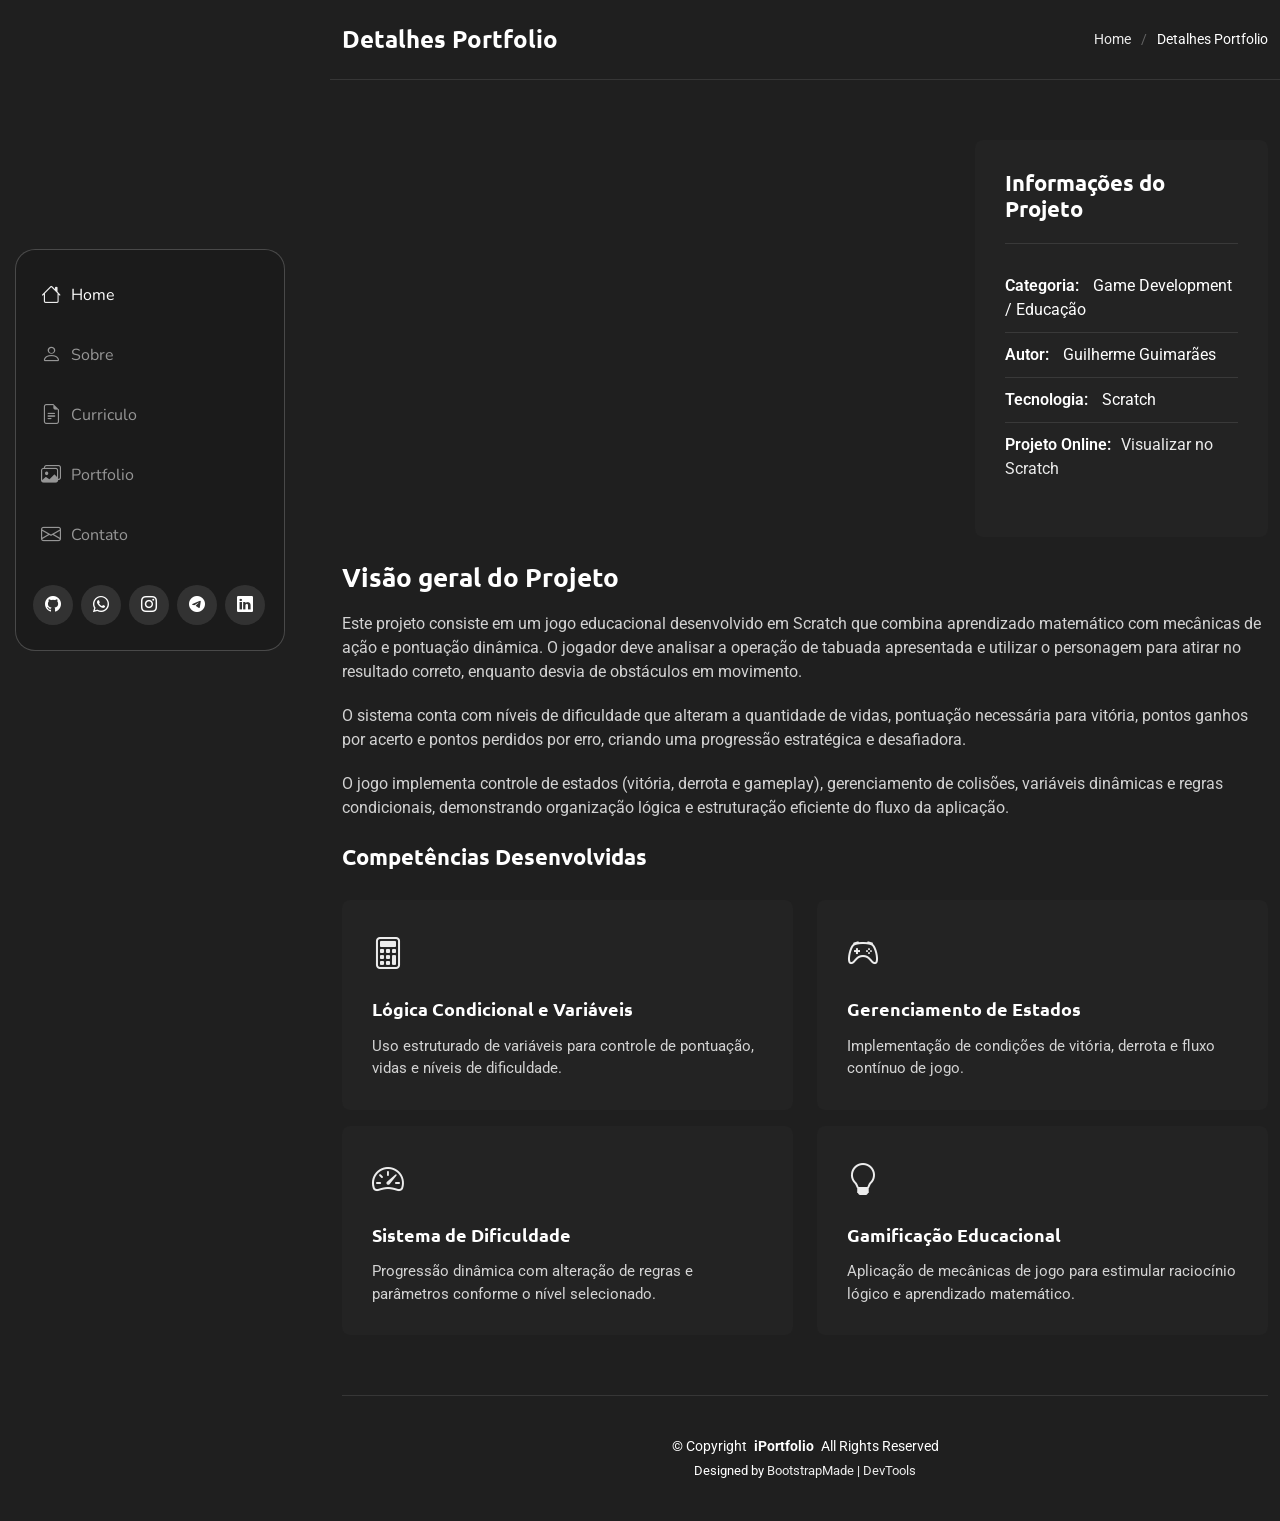
<file: portfolio-details-scratch-game.html>
<!DOCTYPE html>
<html lang="en">

<head>
  <meta charset="utf-8">
  <meta content="width=device-width, initial-scale=1.0" name="viewport">
  <title>Detalhes do Projeto - Jogo Educacional Scratch</title>
  <meta name="description" content="">
  <meta name="keywords" content="">

  <!-- Favicons -->
  <link href="assets/img/favicon.png" rel="icon">
  <link href="assets/img/apple-touch-icon.png" rel="apple-touch-icon">

  <!-- Fonts -->
  <link href="https://fonts.googleapis.com" rel="preconnect">
  <link href="https://fonts.gstatic.com" rel="preconnect" crossorigin>
  <link href="https://fonts.googleapis.com/css2?family=Roboto:ital,wght@0,100;0,300;0,400;0,500;0,700;0,900;1,100;1,300;1,400;1,500;1,700;1,900&family=Ubuntu:ital,wght@0,300;0,400;0,500;0,700;1,300;1,400;1,500;1,700&family=Nunito:ital,wght@0,200;0,300;0,400;0,500;0,600;0,700;0,800;0,900;1,200;1,300;1,400;1,500;1,600;1,700;1,800;1,900&display=swap" rel="stylesheet">

  <!-- Vendor CSS Files -->
  <link href="assets/vendor/bootstrap/css/bootstrap.min.css" rel="stylesheet">
  <link href="assets/vendor/bootstrap-icons/bootstrap-icons.css" rel="stylesheet">
  <link href="assets/vendor/aos/aos.css" rel="stylesheet">
  <link href="assets/vendor/glightbox/css/glightbox.min.css" rel="stylesheet">
  <link href="assets/vendor/swiper/swiper-bundle.min.css" rel="stylesheet">

  <!-- Main CSS File -->
  <link href="assets/css/main.css" rel="stylesheet">

  <!-- =======================================================
  * Template Name: SnapFolio
  * Template URL: https://bootstrapmade.com/snapfolio-bootstrap-portfolio-template/
  * Updated: Jul 21 2025 with Bootstrap v5.3.7
  * Author: BootstrapMade.com
  * License: https://bootstrapmade.com/license/
  ======================================================== -->
</head>

<body class="portfolio-details-page">

  <header id="header" class="header dark-background d-flex flex-column justify-content-center">
    <i class="header-toggle d-xl-none bi bi-list"></i>

    <div class="header-container d-flex flex-column align-items-start">
      <nav id="navmenu" class="navmenu">
        <ul>
          <li><a href="index.html#hero" class="active"><i class="bi bi-house navicon"></i>Home</a></li>
          <li><a href="index.html#about"><i class="bi bi-person navicon"></i> Sobre</a></li>
          <li><a href="index.html#resume"><i class="bi bi-file-earmark-text navicon"></i> Curriculo</a></li>
          <li><a href="index.html#portfolio"><i class="bi bi-images navicon"></i> Portfolio</a></li>
          <li><a href="index.html#contact"><i class="bi bi-envelope navicon"></i> Contato</a></li>
        </ul>
      </nav>

      <div class="social-links text-center">
        <a href="https://github.com/Tolugaa" target="_blank" class="github"><i class="bi bi-github"></i></a>
        <a href="https://wa.me/5518996959320" target="_blank" class="whatsapp"><i class="bi bi-whatsapp"></i></a>
        <a href="https://www.instagram.com/iamguima.gui?igsh=M2hkMmR0eHQxbnY1" target="_blank" class="instagram"><i class="bi bi-instagram"></i></a>
        <a href="https://t.me/GuilhermeAVG" target="_blank" class="telegram"><i class="bi bi-telegram"></i></a>
        <a href="https://www.linkedin.com/in/guilherme-avguimaraes/" target="_blank" class="linkedin"><i class="bi bi-linkedin"></i></a>
      </div>

    </div>

  </header>

  <main class="main">

    <!-- Page Title -->
    <div class="page-title dark-background">
      <div class="container d-lg-flex justify-content-between align-items-center">
        <h1 class="mb-2 mb-lg-0">Detalhes Portfolio</h1>
        <nav class="breadcrumbs">
          <ol>
            <li><a href="index.html">Home</a></li>
            <li class="current">Detalhes Portfolio</li>
          </ol>
        </nav>
      </div>
    </div><!-- End Page Title -->

    <!-- Portfolio Details Section -->
    <section id="portfolio-details" class="portfolio-details section">

      <div class="container" data-aos="fade-up" data-aos-delay="100">

        <div class="row gy-4">

          <div class="col-lg-8">
            <div class="portfolio-details-slider swiper init-swiper">

              <script type="application/json" class="swiper-config">
                {
                  "loop": true,
                  "speed": 600,
                  "autoplay": {
                    "delay": 5000
                  },
                  "slidesPerView": "auto",
                  "pagination": {
                    "el": ".swiper-pagination",
                    "type": "bullets",
                    "clickable": true
                  }
                }
              </script>

              <div class="swiper-wrapper align-items-center">

                  <div class="swiper-slide">
                  <div class="ratio ratio-16x9">
                    <iframe 
                      src="https://scratch.mit.edu/projects/1068400109/embed" 
                      allowfullscreen 
                      allowtransparency="true"
                      frameborder="0">
                    </iframe>
                  </div>
                </div>

              </div>
              <div class="swiper-pagination"></div>
            </div>
          </div>

          <div class="col-lg-4">
            <div class="portfolio-info" data-aos="fade-left" data-aos-delay="200">
              <h3>Informações do Projeto</h3>
              <ul>
                <li><strong>Categoria:</strong> Game Development / Educação</li>
                <li><strong>Autor:</strong> Guilherme Guimarães</li>
                <li><strong>Tecnologia:</strong> Scratch</li>
                <li><strong>Projeto Online:</strong><a href="https://scratch.mit.edu/projects/1068400109" target="_blank">Visualizar no Scratch</a></li>
              </ul>
            </div>
          </div>

          <div class="col-lg-12">
            <div class="portfolio-description" data-aos="fade-up" data-aos-delay="300">
              <h2>Visão geral do Projeto</h2>
              <p>
                Este projeto consiste em um jogo educacional desenvolvido em Scratch que combina aprendizado matemático com mecânicas de ação e pontuação dinâmica. O jogador deve analisar a operação de tabuada apresentada e utilizar o personagem para atirar no resultado correto, enquanto desvia de obstáculos em movimento.
              </p>
              <p>
                O sistema conta com níveis de dificuldade que alteram a quantidade de vidas, pontuação necessária para vitória, pontos ganhos por acerto e pontos perdidos por erro, criando uma progressão estratégica e desafiadora.
              </p>
              <p>
                O jogo implementa controle de estados (vitória, derrota e gameplay), gerenciamento de colisões, variáveis dinâmicas e regras condicionais, demonstrando organização lógica e estruturação eficiente do fluxo da aplicação.
              </p>

              <div class="features mt-4">
                <h3>Competências Desenvolvidas</h3>
                <div class="row gy-3">

                  <div class="col-md-6">
                    <div class="feature-item">
                      <i class="bi bi-calculator"></i>
                      <h4>Lógica Condicional e Variáveis</h4>
                      <p>Uso estruturado de variáveis para controle de pontuação, vidas e níveis de dificuldade.</p>
                    </div>
                  </div>

                  <div class="col-md-6">
                    <div class="feature-item">
                      <i class="bi bi-controller"></i>
                      <h4>Gerenciamento de Estados</h4>
                      <p>Implementação de condições de vitória, derrota e fluxo contínuo de jogo.</p>
                    </div>
                  </div>

                  <div class="col-md-6">
                    <div class="feature-item">
                      <i class="bi bi-speedometer2"></i>
                      <h4>Sistema de Dificuldade</h4>
                      <p>Progressão dinâmica com alteração de regras e parâmetros conforme o nível selecionado.</p>
                    </div>
                  </div>

                  <div class="col-md-6">
                    <div class="feature-item">
                      <i class="bi bi-lightbulb"></i>
                      <h4>Gamificação Educacional</h4>
                      <p>Aplicação de mecânicas de jogo para estimular raciocínio lógico e aprendizado matemático.</p>
                    </div>
                  </div>

                </div>
              </div>
            </div>
          </div>

        </div>

      </div>

    </section><!-- /Portfolio Details Section -->

  </main>

  <footer id="footer" class="footer position-relative">

    <div class="container">
      <div class="copyright text-center ">
        <p>© <span>Copyright</span> <strong class="px-1 sitename">iPortfolio</strong> <span>All Rights Reserved</span></p>
      </div>
      <div class="credits">
        <!-- All the links in the footer should remain intact. -->
        <!-- You can delete the links only if you've purchased the pro version. -->
        <!-- Licensing information: https://bootstrapmade.com/license/ -->
        <!-- Purchase the pro version with working PHP/AJAX contact form: [buy-url] -->
        Designed by <a href="https://bootstrapmade.com/">BootstrapMade</a> | <a href="https://bootstrapmade.com/tools/">DevTools</a>
      </div>
    </div>

  </footer>

  <!-- Scroll Top -->
  <a href="#" id="scroll-top" class="scroll-top d-flex align-items-center justify-content-center"><i class="bi bi-arrow-up-short"></i></a>

  <!-- Preloader -->
  <div id="preloader"></div>

  <!-- Vendor JS Files -->
  <script src="assets/vendor/bootstrap/js/bootstrap.bundle.min.js"></script>
  <script src="assets/vendor/php-email-form/validate.js"></script>
  <script src="assets/vendor/aos/aos.js"></script>
  <script src="assets/vendor/typed.js/typed.umd.js"></script>
  <script src="assets/vendor/purecounter/purecounter_vanilla.js"></script>
  <script src="assets/vendor/waypoints/noframework.waypoints.js"></script>
  <script src="assets/vendor/isotope-layout/isotope.pkgd.min.js"></script>
  <script src="assets/vendor/imagesloaded/imagesloaded.pkgd.min.js"></script>
  <script src="assets/vendor/glightbox/js/glightbox.min.js"></script>
  <script src="assets/vendor/swiper/swiper-bundle.min.js"></script>

  <!-- Main JS File -->
  <script src="assets/js/main.js"></script>

</body>

</html>
</file>
<file: assets/css/main.css>
/**
* Template Name: SnapFolio
* Template URL: https://bootstrapmade.com/snapfolio-bootstrap-portfolio-template/
* Updated: Jul 21 2025 with Bootstrap v5.3.7
* Author: BootstrapMade.com
* License: https://bootstrapmade.com/license/
*/

/*--------------------------------------------------------------
# Font & Color Variables
# Help: https://bootstrapmade.com/color-system/
--------------------------------------------------------------*/
/* Fonts */
:root {
  --default-font: "Roboto",  system-ui, -apple-system, "Segoe UI", Roboto, "Helvetica Neue", Arial, "Noto Sans", "Liberation Sans", sans-serif, "Apple Color Emoji", "Segoe UI Emoji", "Segoe UI Symbol", "Noto Color Emoji";
  --heading-font: "Ubuntu",  sans-serif;
  --nav-font: "Nunito",  sans-serif;
}

/* Global Colors - The following color variables are used throughout the website. Updating them here will change the color scheme of the entire website */
:root { 
  --background-color: #1f1f1f; /* Background color for the entire website, including individual sections */
  --default-color: #ffffff; /* Default color used for the majority of the text content across the entire website */
  --heading-color: #ffffff; /* Color for headings, subheadings and title throughout the website */
  --accent-color: #ececec; /* Accent color that represents your brand on the website. It's used for buttons, links, and other elements that need to stand out */
  --surface-color: #232323; /* The surface color is used as a background of boxed elements within sections, such as cards, icon boxes, or other elements that require a visual separation from the global background. */
  --contrast-color: #310606; /* Contrast color for text, ensuring readability against backgrounds of accent, heading, or default colors. */
}

/* Nav Menu Colors - The following color variables are used specifically for the navigation menu. They are separate from the global colors to allow for more customization options */
:root {
  --nav-color: rgba(236, 236, 236, 0.59);  /* The default color of the main navmenu links */
  --nav-hover-color: #ffffff; /* Applied to main navmenu links when they are hovered over or active */
  --nav-mobile-background-color: #393939; /* Used as the background color for mobile navigation menu */
  --nav-dropdown-background-color: #393939; /* Used as the background color for dropdown items that appear when hovering over primary navigation items */
  --nav-dropdown-color: #ffffff; /* Used for navigation links of the dropdown items in the navigation menu. */
  --nav-dropdown-hover-color: #ececec; /* Similar to --nav-hover-color, this color is applied to dropdown navigation links when they are hovered over. */
}

/* Color Presets - These classes override global colors when applied to any section or element, providing reuse of the sam color scheme. */

.light-background {
  --background-color: #2c2c2c;
  --surface-color: #323232;
}

.dark-background {
  --background-color: #040b14;
  --default-color: #ffffff;
  --heading-color: #ffffff;
  --surface-color: #151f2b;
  --contrast-color: #ffffff;
}

/* Smooth scroll */
:root {
  scroll-behavior: smooth;
}

/*--------------------------------------------------------------
# General Styling & Shared Classes
--------------------------------------------------------------*/
body {
  color: var(--default-color);
  background-color: var(--background-color);
  font-family: var(--default-font);
}

a {
  color: var(--accent-color);
  text-decoration: none;
  transition: 0.3s;
}

a:hover {
  color: color-mix(in srgb, var(--accent-color), transparent 25%);
  text-decoration: none;
}

h1,
h2,
h3,
h4,
h5,
h6 {
  color: var(--heading-color);
  font-family: var(--heading-font);
}

/* PHP Email Form Messages
------------------------------*/
.php-email-form .error-message {
  display: none;
  background: #df1529;
  color: #ffffff;
  text-align: left;
  padding: 15px;
  margin-bottom: 24px;
  font-weight: 600;
}

.php-email-form .sent-message {
  display: none;
  color: #ffffff;
  background: #059652;
  text-align: center;
  padding: 15px;
  margin-bottom: 24px;
  font-weight: 600;
}

.php-email-form .loading {
  display: none;
  background: var(--surface-color);
  text-align: center;
  padding: 15px;
  margin-bottom: 24px;
}

.php-email-form .loading:before {
  content: "";
  display: inline-block;
  border-radius: 50%;
  width: 24px;
  height: 24px;
  margin: 0 10px -6px 0;
  border: 3px solid var(--accent-color);
  border-top-color: var(--surface-color);
  animation: php-email-form-loading 1s linear infinite;
}

@keyframes php-email-form-loading {
  0% {
    transform: rotate(0deg);
  }

  100% {
    transform: rotate(360deg);
  }
}

/*--------------------------------------------------------------
# Global Header
--------------------------------------------------------------*/
.header {
  --background-color: #1b1b1b;
  --contrast-color: #444444;
  color: var(--default-color);
  position: fixed;
  top: 0;
  left: 0;
  bottom: 0;
  padding: 0 15px;
  width: 300px;
  transition: all ease-in-out 0.3s;
  overflow-y: auto;
  z-index: 997;
}

.header .header-container {
  border-radius: 20px;
  padding: 15px;
  background-color: var(--background-color);
  border: 1px solid color-mix(in srgb, var(--default-color), transparent 80%);
}

.header .social-links {
  margin: 0 0 10px 0;
}

.header .social-links a {
  font-size: 16px;
  display: inline-flex;
  align-items: center;
  justify-content: center;
  background: color-mix(in srgb, var(--default-color), transparent 90%);
  color: var(--default-color);
  margin: 0 2px;
  border-radius: 50%;
  text-align: center;
  width: 40px;
  height: 40px;
  transition: 0.3s;
}

.header .social-links a:hover {
  color: var(--contrast-color);
  background: var(--accent-color);
}

@media (min-width: 1200px) {

  .header~main,
  .header~#footer {
    margin-left: 330px;
  }
}

@media (max-width: 1199px) {
  .header {
    left: -100%;
  }
}

.header.header-show {
  left: 0;
}

.header .header-toggle {
  color: var(--contrast-color);
  background-color: var(--accent-color);
  font-size: 22px;
  display: flex;
  align-items: center;
  justify-content: center;
  width: 40px;
  height: 40px;
  border-radius: 50%;
  cursor: pointer;
  position: fixed;
  top: 15px;
  right: 15px;
  z-index: 9999;
  transition: background-color 0.3s;
}

.header .header-toggle:hover {
  color: var(--contrast-color);
  background-color: color-mix(in srgb, var(--accent-color) 90%, white 15%);
}

/*--------------------------------------------------------------
# Navigation Menu
--------------------------------------------------------------*/
.mobile-nav-toggle {
  display: none;
}

.navmenu {
  padding: 0;
  z-index: 9997;
  width: 100%;
}

.navmenu ul {
  list-style: none;
  padding: 0 0 20px 0;
  margin: 0;
}

.navmenu a,
.navmenu a:focus {
  color: var(--nav-color);
  padding: 15px 10px;
  font-family: var(--nav-font);
  font-size: 16px;
  font-weight: 400;
  display: flex;
  align-items: center;
  white-space: nowrap;
  transition: 0.3s;
  width: 100%;
}

.navmenu a .navicon,
.navmenu a:focus .navicon {
  font-size: 20px;
  margin-right: 10px;
}

.navmenu a .toggle-dropdown,
.navmenu a:focus .toggle-dropdown {
  font-size: 12px;
  line-height: 0;
  margin-left: auto;
  width: 30px;
  height: 30px;
  display: flex;
  align-items: center;
  justify-content: center;
  border-radius: 50%;
  transition: 0.3s;
  flex-shrink: 0;
  background-color: color-mix(in srgb, var(--accent-color), transparent 90%);
}

.navmenu a .toggle-dropdown:hover,
.navmenu a:focus .toggle-dropdown:hover {
  background-color: var(--accent-color);
  color: var(--contrast-color);
}

.navmenu a:hover,
.navmenu .active,
.navmenu .active:focus {
  color: var(--nav-hover-color);
}

.navmenu a:hover .navicon,
.navmenu .active .navicon,
.navmenu .active:focus .navicon {
  color: var(--accent-color);
}

.navmenu .active .toggle-dropdown,
.navmenu .active:focus .toggle-dropdown {
  background-color: var(--accent-color);
  color: var(--contrast-color);
  transform: rotate(180deg);
}

.navmenu .dropdown {
  display: block;
}

.navmenu .dropdown a,
.navmenu .dropdown a:focus {
  color: --nav-dropdown-color;
}

.navmenu .dropdown a:hover,
.navmenu .dropdown .active,
.navmenu .dropdown .active:focus {
  color: var(--nav-dropdown-hover-color);
}

.navmenu .dropdown ul {
  position: static;
  display: none;
  z-index: 99;
  padding: 5px 10px;
  margin: 5px 10px;
  background-color: var(--nav-dropdown-background-color);
  border: 1px solid color-mix(in srgb, var(--default-color), transparent 90%);
  box-shadow: none;
  transition: all 0.5s ease-in-out;
}

.navmenu .dropdown ul ul {
  background-color: rgba(33, 37, 41, 0.1);
}

.navmenu .dropdown>.dropdown-active {
  display: block;
  background-color: rgba(33, 37, 41, 0.03);
}

/*--------------------------------------------------------------
# Global Footer
--------------------------------------------------------------*/
.footer {
  color: var(--default-color);
  background-color: var(--background-color);
  font-size: 14px;
  padding: 0 0 40px 0;
  position: relative;
}

.footer .copyright {
  padding-top: 40px;
  border-top: 1px solid color-mix(in srgb, var(--default-color), transparent 90%);
}

.footer .copyright p {
  margin-bottom: 0;
}

.footer .credits {
  margin-top: 4px;
  font-size: 13px;
  text-align: center;
}

/*--------------------------------------------------------------
# Preloader
--------------------------------------------------------------*/
#preloader {
  position: fixed;
  inset: 0;
  z-index: 999999;
  overflow: hidden;
  background: var(--background-color);
  transition: all 0.6s ease-out;
}

#preloader:before {
  content: "";
  position: fixed;
  top: calc(50% - 30px);
  left: calc(50% - 30px);
  border: 6px solid #ffffff;
  border-color: var(--accent-color) transparent var(--accent-color) transparent;
  border-radius: 50%;
  width: 60px;
  height: 60px;
  animation: animate-preloader 1.5s linear infinite;
}

@keyframes animate-preloader {
  0% {
    transform: rotate(0deg);
  }

  100% {
    transform: rotate(360deg);
  }
}

/*--------------------------------------------------------------
# Scroll Top Button
--------------------------------------------------------------*/
.scroll-top {
  position: fixed;
  visibility: hidden;
  opacity: 0;
  right: 15px;
  bottom: -15px;
  z-index: 99999;
  background-color: var(--accent-color);
  width: 44px;
  height: 44px;
  border-radius: 50px;
  transition: all 0.4s;
}

.scroll-top i {
  font-size: 24px;
  color: var(--contrast-color);
  line-height: 0;
}

.scroll-top:hover {
  background-color: color-mix(in srgb, var(--accent-color), transparent 20%);
  color: var(--contrast-color);
}

.scroll-top.active {
  visibility: visible;
  opacity: 1;
  bottom: 15px;
}

/*--------------------------------------------------------------
# Disable aos animation delay on mobile devices
--------------------------------------------------------------*/
@media screen and (max-width: 768px) {
  [data-aos-delay] {
    transition-delay: 0 !important;
  }
}

/*--------------------------------------------------------------
# Global Page Titles & Breadcrumbs
--------------------------------------------------------------*/
.page-title {
  color: var(--default-color);
  padding: 25px 0 0 0;
  position: relative;
}

.page-title .container {
  border-bottom: 1px solid color-mix(in srgb, var(--default-color), transparent 90%);
  padding-bottom: 25px;
}

.page-title h1 {
  font-size: 24px;
  font-weight: 700;
}

.page-title .breadcrumbs ol {
  display: flex;
  flex-wrap: wrap;
  list-style: none;
  padding: 0;
  margin: 0;
  font-size: 14px;
  font-weight: 400;
}

.page-title .breadcrumbs ol li+li {
  padding-left: 10px;
}

.page-title .breadcrumbs ol li+li::before {
  content: "/";
  display: inline-block;
  padding-right: 10px;
  color: color-mix(in srgb, var(--default-color), transparent 70%);
}

/*--------------------------------------------------------------
# Global Sections
--------------------------------------------------------------*/
section,
.section {
  color: var(--default-color);
  background-color: var(--background-color);
  padding: 60px 0;
  overflow: clip;
}

/*--------------------------------------------------------------
# Global Section Titles
--------------------------------------------------------------*/
.section-title {
  text-align: center;
  padding-bottom: 60px;
  position: relative;
}

.section-title h2 {
  font-size: 32px;
  font-weight: 700;
  position: relative;
}

.section-title h2:before,
.section-title h2:after {
  content: "";
  width: 50px;
  height: 2px;
  background: var(--accent-color);
  display: inline-block;
}

.section-title h2:before {
  margin: 0 15px 10px 0;
}

.section-title h2:after {
  margin: 0 0 10px 15px;
}

.section-title p {
  margin-bottom: 0;
}

/*--------------------------------------------------------------
# Hero Section
--------------------------------------------------------------*/
.hero {
  min-height: 100vh;
  position: relative;
  overflow: hidden;
  display: flex;
  align-items: center;
}

.hero .background-elements {
  position: absolute;
  top: 0;
  left: 0;
  width: 100%;
  height: 100%;
  z-index: 1;
  overflow: hidden;
}

.hero .background-elements .bg-circle {
  position: absolute;
  border-radius: 50%;
  background: linear-gradient(45deg, color-mix(in srgb, var(--accent-color), transparent 90%), color-mix(in srgb, var(--accent-color), transparent 95%));
  animation: float 6s ease-in-out infinite;
}

.hero .background-elements .bg-circle.circle-1 {
  width: 300px;
  height: 300px;
  top: 10%;
  right: 10%;
  animation-delay: 0s;
}

.hero .background-elements .bg-circle.circle-2 {
  width: 200px;
  height: 200px;
  bottom: 20%;
  left: 5%;
  animation-delay: 2s;
}

.hero .hero-content {
  position: relative;
  width: 100%;
  z-index: 2;
}

.hero .container {
  position: relative;
  z-index: 3;
}

.hero .hero-text h1 {
  font-size: 72px;
  font-weight: 800;
  line-height: 1.1;
  margin-bottom: 15px;
  color: var(--heading-color);
}

.hero .hero-text h1 .accent-text {
  color: var(--accent-color);
  position: relative;
}

.hero .hero-text h1 .accent-text::after {
  content: "";
  position: absolute;
  bottom: -5px;
  left: 0;
  width: 100%;
  height: 3px;
  background: linear-gradient(90deg, var(--accent-color), color-mix(in srgb, var(--accent-color), transparent 50%));
}

.hero .hero-text h2 {
  font-size: 32px;
  font-weight: 600;
  color: var(--heading-color);
  margin-bottom: 10px;
}

.hero .hero-text .lead {
  font-size: 24px;
  margin-bottom: 20px;
  color: var(--default-color);
}

.hero .hero-text .lead span {
  color: var(--accent-color);
  font-weight: 600;
  border-bottom: 2px solid var(--accent-color);
  padding-bottom: 2px;
}

.hero .hero-text .description {
  font-size: 18px;
  line-height: 1.6;
  color: color-mix(in srgb, var(--default-color), transparent 20%);
  margin-bottom: 40px;
  max-width: 500px;
}

.hero .hero-actions {
  display: flex;
  gap: 20px;
  margin-bottom: 40px;
  flex-wrap: wrap;
}

.hero .hero-actions .btn {
  padding: 14px 30px;
  font-size: 16px;
  font-weight: 600;
  border-radius: 50px;
  text-decoration: none;
  transition: all 0.3s ease;
  border: 2px solid;
}

.hero .hero-actions .btn.btn-primary {
  background-color: var(--accent-color);
  color: var(--contrast-color);
  border-color: var(--accent-color);
}

.hero .hero-actions .btn.btn-primary:hover {
  background-color: color-mix(in srgb, var(--accent-color), black 10%);
  transform: translateY(-2px);
  box-shadow: 0 8px 25px color-mix(in srgb, var(--accent-color), transparent 70%);
}

.hero .hero-actions .btn.btn-outline {
  background-color: transparent;
  color: var(--accent-color);
  border-color: var(--accent-color);
}

.hero .hero-actions .btn.btn-outline:hover {
  background-color: var(--accent-color);
  color: var(--contrast-color);
  transform: translateY(-2px);
}

.hero .social-links {
  display: flex;
  gap: 20px;
}

.hero .social-links a {
  width: 50px;
  height: 50px;
  display: flex;
  align-items: center;
  justify-content: center;
  background-color: var(--surface-color);
  color: color-mix(in srgb, var(--default-color), transparent 40%);
  border-radius: 50%;
  font-size: 20px;
  transition: all 0.3s ease;
}

.hero .social-links a:hover {
  color: var(--contrast-color);
  background-color: var(--accent-color);
  transform: translateY(-3px);
  box-shadow: 0 8px 25px color-mix(in srgb, var(--accent-color), transparent 70%);
}

.hero .hero-visual {
  display: flex;
  justify-content: center;
  align-items: center;
  height: 100%;
}

.hero .hero-visual .profile-container {
  position: relative;
  width: 400px;
  height: 400px;
}

.hero .hero-visual .profile-container .profile-background {
  position: absolute;
  top: 15px;
  left: 15px;
  width: 100%;
  height: 100%;
  background: color-mix(in srgb, var(--accent-color), transparent 90%);
  border-radius: 30px;
  z-index: 1;
}

.hero .hero-visual .profile-container .profile-image {
  position: relative;
  width: 100%;
  height: 100%;
  object-fit: cover;
  border-radius: 30px;
  z-index: 2;
}

@keyframes float {

  0%,
  100% {
    transform: translateY(0px);
  }

  50% {
    transform: translateY(-20px);
  }
}

@keyframes floatIcon {

  0%,
  100% {
    transform: translateY(0px) rotate(0deg);
  }

  50% {
    transform: translateY(-10px) rotate(5deg);
  }
}

@media (max-width: 992px) {
  .hero .hero-text {
    text-align: center;
    margin-bottom: 50px;
  }

  .hero .hero-text h1 {
    font-size: 56px;
  }

  .hero .hero-text h2 {
    font-size: 28px;
  }

  .hero .hero-text .lead {
    font-size: 20px;
  }

  .hero .hero-text .description {
    margin-left: auto;
    margin-right: auto;
  }

  .hero .hero-visual .profile-container {
    width: 350px;
    height: 350px;
  }

  .hero .hero-actions {
    justify-content: center;
  }

  .hero .social-links {
    justify-content: center;
  }

  .hero .hero-content .container .description{
    justify-content: center;
  }

}

@media (max-width: 768px) {
  .hero .hero-text h1 {
    font-size: 42px;
  }

  .hero .hero-text h2 {
    font-size: 24px;
  }

  .hero .hero-text .lead {
    font-size: 18px;
  }

  .hero .hero-text .description {
    font-size: 16px;
  }

  .hero .hero-actions {
    justify-content: center;
  }

  .hero .hero-actions .btn {
    padding: 12px 25px;
    font-size: 14px;
  }

  .hero .hero-visual .profile-container {
    width: 300px;
    height: 300px;
  }

  .hero .background-elements .bg-circle.circle-1 {
    width: 200px;
    height: 200px;
  }

  .hero .background-elements .bg-circle.circle-2 {
    width: 150px;
    height: 150px;
  }

  .hero .background-elements .bg-circle.circle-3 {
    width: 100px;
    height: 100px;
  }
}

/*--------------------------------------------------------------
# About Section
--------------------------------------------------------------*/
.about .profile-card {
  background: linear-gradient(135deg, var(--surface-color) 0%, color-mix(in srgb, var(--surface-color), var(--accent-color) 5%) 100%);
  border-radius: 2rem;
  padding: 2.5rem;
  text-align: center;
  box-shadow: 0 20px 40px rgba(0, 0, 0, 0.08);
  border: 1px solid color-mix(in srgb, var(--accent-color), transparent 90%);
  position: relative;
  overflow: hidden;
}

.about .profile-card::before {
  content: "";
  position: absolute;
  top: 0;
  left: 0;
  right: 0;
  height: 4px;
  background: linear-gradient(90deg, var(--accent-color), color-mix(in srgb, var(--accent-color), var(--heading-color) 30%));
}

@media (max-width: 991px) {
  .about .profile-card {
    margin-bottom: 3rem;
  }
}

.about .profile-header {
  position: relative;
  margin-bottom: 2rem;
}

.about .profile-header .profile-image {
  width: 160px;
  height: 160px;
  margin: 0 auto 1.5rem;
  border-radius: 50%;
  overflow: hidden;
  border: 4px solid var(--accent-color);
  box-shadow: 0 10px 30px rgba(0, 0, 0, 0.15);
}

.about .profile-header .profile-image img {
  width: 100%;
  height: 100%;
  object-fit: cover;
}

.about .profile-header .profile-badge {
  position: absolute;
  bottom: 20px;
  right: calc(50% - 65px);
  width: 32px;
  height: 32px;
  background-color: var(--accent-color);
  border-radius: 50%;
  display: flex;
  align-items: center;
  justify-content: center;
  border: 3px solid var(--surface-color);
}

.about .profile-header .profile-badge i {
  color: var(--contrast-color);
  font-size: 14px;
}

.about .profile-content h3 {
  font-size: 1.5rem;
  font-weight: 700;
  margin-bottom: 0.5rem;
  color: var(--heading-color);
}

.about .profile-content .profession {
  color: var(--accent-color);
  font-weight: 500;
  margin-bottom: 2rem;
}

.about .contact-links {
  display: flex;
  flex-direction: column;
  gap: 1rem;
}

.about .contact-links .contact-item {
  display: flex;
  align-items: center;
  gap: 0.75rem;
  padding: 0.75rem 1rem;
  background-color: color-mix(in srgb, var(--surface-color), var(--background-color) 50%);
  border-radius: 0.75rem;
  text-decoration: none;
  color: var(--default-color);
  transition: all 0.3s;
  border: 1px solid color-mix(in srgb, var(--default-color), transparent 90%);
}

.about .contact-links .contact-item:hover {
  background-color: var(--accent-color);
  color: var(--contrast-color);
  transform: translateY(-2px);
  box-shadow: 0 5px 20px color-mix(in srgb, var(--accent-color), transparent 70%);
}

.about .contact-links .contact-item i {
  font-size: 1rem;
  width: 18px;
}

.about .about-content {
  padding-left: 3rem;
}

@media (max-width: 991px) {
  .about .about-content {
    padding-left: 0;
  }
}

.about .about-content .section-header {
  margin-bottom: 2rem;
}

.about .about-content .section-header .badge-text {
  display: inline-block;
  background: linear-gradient(135deg, var(--accent-color), color-mix(in srgb, var(--accent-color), var(--heading-color) 20%));
  color: var(--contrast-color);
  padding: 0.5rem 1.5rem;
  border-radius: 2rem;
  font-size: 0.875rem;
  font-weight: 600;
  letter-spacing: 0.5px;
  margin-bottom: 1.5rem;
}

.about .about-content .section-header h2 {
  font-size: 2.25rem;
  font-weight: 700;
  line-height: 1.3;
  margin: 0;
}

@media (max-width: 768px) {
  .about .about-content .section-header h2 {
    font-size: 1.875rem;
  }
}

.about .about-content .description {
  margin-bottom: 2.5rem;
}

.about .about-content .description p {
  font-size: 1.1rem;
  line-height: 1.7;
  color: color-mix(in srgb, var(--default-color), transparent 20%);
  margin-bottom: 1.5rem;
}

.about .about-content .description p:last-child {
  margin-bottom: 0;
}

.about .stats-grid {
  display: grid;
  grid-template-columns: repeat(3, 1fr);
  gap: 2rem;
  margin-bottom: 2.5rem;
  padding: 2rem;
  background-color: var(--surface-color);
  border-radius: 1.5rem;
  box-shadow: 0 10px 30px rgba(0, 0, 0, 0.05);
}

@media (max-width: 768px) {
  .about .stats-grid {
    grid-template-columns: 1fr;
    gap: 1.5rem;
    text-align: center;
  }
}

.about .stats-grid .stat-item {
  text-align: center;
}

.about .stats-grid .stat-item .stat-number {
  font-size: 2rem;
  font-weight: 700;
  color: var(--accent-color);
  display: block;
  margin-bottom: 0.5rem;
}

.about .stats-grid .stat-item .stat-label {
  font-size: 0.875rem;
  color: color-mix(in srgb, var(--default-color), transparent 40%);
  font-weight: 500;
}

.about .details-grid {
  margin-bottom: 2.5rem;
}

.about .details-grid .detail-row {
  display: grid;
  grid-template-columns: 1fr 1fr;
  gap: 2rem;
  margin-bottom: 1.5rem;
}

@media (max-width: 768px) {
  .about .details-grid .detail-row {
    grid-template-columns: 1fr;
    gap: 1rem;
  }
}

.about .details-grid .detail-row:last-child {
  margin-bottom: 0;
}

.about .details-grid .detail-item .detail-label {
  display: block;
  font-size: 0.875rem;
  color: color-mix(in srgb, var(--default-color), transparent 50%);
  margin-bottom: 0.5rem;
  font-weight: 500;
}

.about .details-grid .detail-item .detail-value {
  display: block;
  font-weight: 600;
  color: var(--heading-color);
  font-size: 1rem;
}

.about .cta-section {
  display: flex;
  gap: 1rem;
  flex-wrap: wrap;
}

.about .cta-section .btn {
  padding: 0.875rem 2rem;
  border-radius: 0.75rem;
  font-weight: 600;
  text-decoration: none;
  transition: all 0.3s;
  display: inline-flex;
  align-items: center;
  gap: 0.5rem;
  border: 2px solid transparent;
}

.about .cta-section .btn.btn-primary {
  background-color: var(--accent-color);
  color: var(--contrast-color);
}

.about .cta-section .btn.btn-primary:hover {
  background-color: color-mix(in srgb, var(--accent-color), black 15%);
  transform: translateY(-2px);
  box-shadow: 0 10px 30px color-mix(in srgb, var(--accent-color), transparent 60%);
}

.about .cta-section .btn.btn-outline {
  background-color: transparent;
  color: var(--default-color);
  border-color: color-mix(in srgb, var(--default-color), transparent 70%);
}

.about .cta-section .btn.btn-outline:hover {
  border-color: var(--accent-color);
  transform: translateY(-2px);
}

/*--------------------------------------------------------------
# Stats Section
--------------------------------------------------------------*/
.stats .stats-wrapper {
  display: grid;
  grid-template-columns: repeat(4, 1fr);
  gap: 20px;
}

@media (max-width: 992px) {
  .stats .stats-wrapper {
    grid-template-columns: repeat(2, 1fr);
  }
}

@media (max-width: 576px) {
  .stats .stats-wrapper {
    grid-template-columns: 1fr;
  }
}

.stats .stats-item {
  background: linear-gradient(135deg, color-mix(in srgb, var(--surface-color), transparent 5%), var(--surface-color));
  border-radius: 15px;
  padding: 40px 20px;
  text-align: center;
  position: relative;
  transition: transform 0.3s ease, box-shadow 0.3s ease;
  box-shadow: 0 10px 30px rgba(0, 0, 0, 0.05);
  overflow: hidden;
}

.stats .stats-item:hover {
  transform: translateY(-10px);
  box-shadow: 0 15px 35px rgba(0, 0, 0, 0.1);
}

.stats .stats-item:hover .icon-wrapper {
  transform: scale(1.1);
}

.stats .stats-item:nth-child(1) .icon-wrapper {
  background-color: color-mix(in srgb, var(--accent-color), transparent 85%);
}

.stats .stats-item:nth-child(1) .icon-wrapper i {
  color: color-mix(in srgb, var(--accent-color), transparent 10%);
}

.stats .stats-item:nth-child(2) .icon-wrapper {
  background-color: color-mix(in srgb, #ff7e00, transparent 85%);
}

.stats .stats-item:nth-child(2) .icon-wrapper i {
  color: color-mix(in srgb, #ff7e00, transparent 10%);
}

.stats .stats-item:nth-child(3) .icon-wrapper {
  background-color: color-mix(in srgb, #00c875, transparent 85%);
}

.stats .stats-item:nth-child(3) .icon-wrapper i {
  color: color-mix(in srgb, #00c875, transparent 10%);
}

.stats .stats-item:nth-child(4) .icon-wrapper {
  background-color: color-mix(in srgb, #e83e8c, transparent 85%);
}

.stats .stats-item:nth-child(4) .icon-wrapper i {
  color: color-mix(in srgb, #e83e8c, transparent 10%);
}

.stats .stats-item .icon-wrapper {
  width: 80px;
  height: 80px;
  border-radius: 50%;
  display: flex;
  align-items: center;
  justify-content: center;
  margin: 0 auto 20px;
  transition: transform 0.3s ease;
}

.stats .stats-item .icon-wrapper i {
  font-size: 36px;
}

.stats .stats-item span {
  display: block;
  font-size: 48px;
  font-weight: 700;
  color: var(--heading-color);
  margin-bottom: 10px;
  line-height: 1;
  font-family: var(--heading-font);
}

.stats .stats-item p {
  color: var(--default-color);
  font-size: 18px;
  margin: 0;
  font-weight: 500;
  font-family: var(--heading-font);
  opacity: 0.8;
}

/*--------------------------------------------------------------
# Skills Section
--------------------------------------------------------------*/
.skills .skills-category {
  background-color: var(--surface-color);
  padding: 30px;
  border-radius: 8px;
  box-shadow: 0 0 20px rgba(0, 0, 0, 0.05);
  height: 100%;
  transition: transform 0.3s;
}

.skills .skills-category:hover {
  transform: translateY(-5px);
}

.skills .skills-category h3 {
  font-size: 24px;
  margin-bottom: 25px;
  position: relative;
  padding-bottom: 15px;
}

.skills .skills-category h3:after {
  content: "";
  position: absolute;
  bottom: 0;
  left: 0;
  width: 50px;
  height: 2px;
  background-color: var(--accent-color);
}

.skills .skill-item {
  margin-bottom: 25px;
}

.skills .skill-item:last-child {
  margin-bottom: 0;
}

.skills .skill-item h4 {
  font-size: 16px;
  margin-bottom: 8px;
}

.skills .skill-item .skill-percentage {
  font-size: 14px;
  color: color-mix(in srgb, var(--heading-color), transparent 30%);
}

.skills .skill-item .progress {
  height: 8px;
  background-color: color-mix(in srgb, var(--accent-color), transparent 90%);
  border-radius: 20px;
  overflow: hidden;
  position: relative;
}

.skills .skill-item .progress .progress-bar {
  background-color: var(--accent-color);
  transition: width 1.5s ease-in-out;
  width: 0;
  height: 100%;
  border-radius: 20px;
}

.skills .skill-item .skill-tooltip {
  font-size: 14px;
  color: color-mix(in srgb, var(--default-color), transparent 30%);
  margin-top: 8px;
  opacity: 0;
  transform: translateY(-5px);
  transition: all 0.3s;
}

.skills .skill-item:hover .skill-tooltip {
  opacity: 1;
  transform: translateY(0);
}

.skills .skill-box {
  background-color: var(--surface-color);
  padding: 25px 20px;
  border-radius: 8px;
  text-align: center;
  transition: all 0.3s;
  height: 100%;
  position: relative;
  overflow: hidden;
  box-shadow: 0 0 15px rgba(0, 0, 0, 0.05);
}

.skills .skill-box:hover {
  transform: translateY(-5px);
}

.skills .skill-box:hover i {
  color: var(--accent-color);
  transform: scale(1.1);
}

.skills .skill-box:hover .skill-tooltip {
  opacity: 1;
  transform: translateY(0);
}

.skills .skill-box i {
  font-size: 36px;
  color: color-mix(in srgb, var(--accent-color), transparent 20%);
  margin-bottom: 15px;
  display: inline-block;
  transition: all 0.3s;
}

.skills .skill-box h4 {
  font-size: 18px;
  margin-bottom: 10px;
}

.skills .skill-box .skill-tooltip {
  font-size: 14px;
  color: color-mix(in srgb, var(--default-color), transparent 30%);
  opacity: 0;
  transform: translateY(5px);
  transition: all 0.3s;
}

@media (max-width: 991.98px) {
  .skills .skills-category {
    margin-bottom: 30px;
  }

  .skills .skills-category:last-child {
    margin-bottom: 0;
  }
}

@media (max-width: 767.98px) {
  .skills .skill-box {
    margin-bottom: 20px;
  }

  .skills .skill-box:last-child {
    margin-bottom: 0;
  }
}

/*--------------------------------------------------------------
# Resume Section
--------------------------------------------------------------*/
.resume .resume-side {
  background-color: var(--surface-color);
  padding: 2rem;
  border-radius: 10px;
  box-shadow: 0 0 20px rgba(0, 0, 0, 0.1);
  height: 100%;
}

.resume .resume-side .profile-img {
  text-align: center;
}

.resume .resume-side .profile-img img {
  width: 200px;
  height: 200px;
  object-fit: cover;
  border: 5px solid color-mix(in srgb, var(--accent-color), transparent 85%);
  border-radius: 50%;
}

.resume .resume-side h3 {
  font-size: 1.5rem;
  margin-bottom: 1rem;
  color: var(--heading-color);
  font-weight: 600;
}

.resume .resume-side .contact-info li {
  margin-bottom: 1rem;
  color: var(--default-color);
}

.resume .resume-side .contact-info li i {
  width: 25px;
  color: var(--accent-color);
  margin-right: 0.5rem;
}

.resume .resume-side .skill-item {
  margin-bottom: 1.5rem;
}

.resume .resume-side .skill-item span {
  font-size: 0.9rem;
  color: var(--default-color);
}

.resume .resume-side .skill-item .progress {
  height: 8px;
  background-color: color-mix(in srgb, var(--accent-color), transparent 90%);
  border-radius: 4px;
  margin-top: 0.5rem;
}

.resume .resume-side .skill-item .progress .progress-bar {
  background-color: var(--accent-color);
  width: 0;
  transition: width 1s ease;
}

.resume .resume-section {
  margin-bottom: 3rem;
}

.resume .resume-section h3 {
  font-size: 1.75rem;
  margin-bottom: 1.5rem;
  color: var(--heading-color);
  font-weight: 600;
}

.resume .resume-section h3 i {
  color: var(--accent-color);
}

.resume .resume-section .resume-item {
  padding-left: 1.5rem;
  border-left: 2px solid color-mix(in srgb, var(--accent-color), transparent 80%);
  margin-bottom: 2rem;
  position: relative;
}

.resume .resume-section .resume-item:before {
  content: "";
  position: absolute;
  width: 16px;
  height: 16px;
  border-radius: 50%;
  left: -9px;
  top: 0;
  background: var(--accent-color);
}

.resume .resume-section .resume-item h4 {
  font-size: 1.2rem;
  margin-bottom: 0.5rem;
  color: var(--heading-color);
  font-weight: 600;
}

.resume .resume-section .resume-item h5 {
  font-size: 1rem;
  margin-bottom: 0.5rem;
  color: var(--accent-color);
}

.resume .resume-section .resume-item .company {
  font-size: 0.95rem;
  margin-bottom: 1rem;
  color: var(--heading-color);
}

.resume .resume-section .resume-item .company i {
  margin-right: 0.5rem;
}

.resume .resume-section .resume-item ul {
  padding-left: 1.2rem;
}

.resume .resume-section .resume-item ul li {
  margin-bottom: 0.5rem;
  color: var(--default-color);
}

.resume .resume-section .resume-item p {
  color: var(--default-color);
  margin-bottom: 0;
}

@media (max-width: 991.98px) {
  .resume .resume-side {
    margin-bottom: 2rem;
  }
}

/*--------------------------------------------------------------
# Portfolio Section
--------------------------------------------------------------*/
@media (max-width: 991px) {
  .portfolio .filter-sidebar {
    margin-bottom: 30px;
  }
}

.portfolio .filters-wrapper {
  background-color: color-mix(in srgb, var(--surface-color), var(--default-color) 3%);
  padding: 30px;
  border-radius: 10px;
  box-shadow: 0 5px 25px rgba(0, 0, 0, 0.05);
}

@media (max-width: 991px) {
  .portfolio .filters-wrapper {
    padding: 20px;
  }
}

.portfolio .portfolio-filters {
  padding: 0;
  margin: 0;
  list-style: none;
  display: flex;
  flex-direction: column;
  gap: 10px;
}

@media (max-width: 991px) {
  .portfolio .portfolio-filters {
    flex-direction: row;
    flex-wrap: wrap;
    justify-content: center;
  }
}

.portfolio .portfolio-filters li {
  cursor: pointer;
  padding: 12px 20px;
  font-size: 16px;
  font-weight: 500;
  line-height: 1;
  color: var(--default-color);
  transition: all 0.3s ease-in-out;
  border-radius: 6px;
  background: transparent;
  position: relative;
  border-left: 3px solid transparent;
}

@media (max-width: 991px) {
  .portfolio .portfolio-filters li {
    padding: 8px 16px;
    border: 1px solid color-mix(in srgb, var(--accent-color), transparent 80%);
    border-left-width: 3px;
  }
}

.portfolio .portfolio-filters li:hover {
  color: var(--accent-color);
  background-color: color-mix(in srgb, var(--accent-color), transparent 90%);
  border-left-color: color-mix(in srgb, var(--accent-color), transparent 50%);
}

.portfolio .portfolio-filters li.filter-active {
  color: var(--accent-color);
  background-color: color-mix(in srgb, var(--accent-color), transparent 90%);
  border-left-color: var(--accent-color);
  font-weight: 600;
}

.portfolio .portfolio-wrap {
  transition: 0.4s;
  position: relative;
  overflow: hidden;
  border-radius: 12px;
  box-shadow: 0 5px 20px rgba(0, 0, 0, 0.08);
  height: 100%;
}

.portfolio .portfolio-wrap img {
  transition: transform 0.6s cubic-bezier(0.215, 0.61, 0.355, 1);
  width: 100%;
  height: 350px;
  object-fit: cover;
}

.portfolio .portfolio-wrap .portfolio-info {
  position: absolute;
  bottom: 0;
  left: 0;
  right: 0;
  padding: 25px;
  background: linear-gradient(to top, rgba(0, 0, 0, 0.8) 0%, rgba(0, 0, 0, 0.4) 60%, rgba(0, 0, 0, 0) 100%);
  z-index: 3;
  transition: all 0.4s cubic-bezier(0.215, 0.61, 0.355, 1);
  transform: translateY(20px);
  opacity: 0;
}

.portfolio .portfolio-wrap .portfolio-info .content {
  transition: all 0.4s cubic-bezier(0.215, 0.61, 0.355, 1);
  transform: translateY(20px);
}

.portfolio .portfolio-wrap .portfolio-info .category {
  display: inline-block;
  color: var(--accent-color);
  font-size: 14px;
  font-weight: 500;
  text-transform: uppercase;
  letter-spacing: 1px;
  margin-bottom: 8px;
}

.portfolio .portfolio-wrap .portfolio-info h4 {
  font-size: 20px;
  color: var(--contrast-color);
  font-weight: 700;
  margin-bottom: 15px;
}

.portfolio .portfolio-wrap .portfolio-info .portfolio-links {
  display: flex;
  gap: 12px;
}

.portfolio .portfolio-wrap .portfolio-info .portfolio-links a {
  color: var(--contrast-color);
  width: 40px;
  height: 40px;
  display: flex;
  align-items: center;
  justify-content: center;
  background-color: color-mix(in srgb, var(--accent-color), transparent 30%);
  border-radius: 50%;
  font-size: 18px;
  transition: 0.3s;
}

.portfolio .portfolio-wrap .portfolio-info .portfolio-links a:hover {
  background-color: var(--accent-color);
  transform: translateY(-3px);
}

.portfolio .portfolio-wrap:hover {
  transform: translateY(-5px);
}

.portfolio .portfolio-wrap:hover img {
  transform: scale(1.08);
}

.portfolio .portfolio-wrap:hover .portfolio-info {
  transform: translateY(0);
  opacity: 1;
}

.portfolio .portfolio-wrap:hover .portfolio-info .content {
  transform: translateY(0);
}

/*--------------------------------------------------------------
# Services Section
--------------------------------------------------------------*/
.services .service-header {
  margin-bottom: 60px;
}

.services .service-header .service-intro .service-heading {
  font-size: 48px;
  margin-bottom: 0;
  font-weight: 700;
  line-height: 1.2;
  color: var(--heading-color);
}

.services .service-header .service-intro .service-heading div {
  display: block;
  position: relative;
}

.services .service-header .service-intro .service-heading span {
  display: block;
  color: var(--accent-color);
}

@media (max-width: 992px) {
  .services .service-header .service-intro .service-heading {
    font-size: 36px;
  }
}

@media (max-width: 768px) {
  .services .service-header .service-intro .service-heading {
    font-size: 30px;
    margin-bottom: 20px;
  }
}

.services .service-header .service-summary p {
  margin-bottom: 25px;
  color: var(--default-color);
}

.services .service-header .service-summary .service-btn {
  display: inline-flex;
  align-items: center;
  padding: 12px 30px;
  background-color: var(--accent-color);
  color: var(--contrast-color);
  border-radius: 4px;
  font-weight: 500;
  transition: all 0.3s ease;
}

.services .service-header .service-summary .service-btn i {
  margin-left: 10px;
  transition: transform 0.3s ease;
}

.services .service-header .service-summary .service-btn:hover {
  background-color: color-mix(in srgb, var(--accent-color), transparent 15%);
  color: var(--contrast-color);
}

.services .service-header .service-summary .service-btn:hover i {
  transform: translateX(5px);
}

@media (max-width: 992px) {
  .services .service-header .service-summary {
    margin-top: 30px;
  }
}

.services .service-card {
  padding: 40px 40px 40px 40px;
  margin-bottom: 30px;
  border: 2px solid color-mix(in srgb, var(--accent-color), transparent 90%);
  transition: all 0.3s ease;
}

.services .service-card .service-icon {
  margin-bottom: 25px;
  background-color: color-mix(in srgb, var(--accent-color), transparent 90%);
  display: inline-flex;
  align-items: center;
  justify-content: center;
  border-radius: 10px;
  width: 64px;
  height: 64px;
}

.services .service-card .service-icon i {
  font-size: 32px;
  color: var(--accent-color);
  transition: all 0.3s ease;
}

.services .service-card h3 {
  font-size: 28px;
  margin-bottom: 15px;
  font-weight: 700;
}

.services .service-card h3 a {
  color: var(--heading-color);
  transition: color 0.3s ease;
}

.services .service-card h3 a span {
  display: block;
}

.services .service-card h3 a:hover {
  color: var(--accent-color);
}

.services .service-card p {
  color: var(--default-color);
  transition: color 0.3s ease;
  margin-bottom: 0;
}

.services .service-card .card-action {
  position: absolute;
  top: 0;
  right: 0;
  width: 80px;
  height: 80px;
  display: flex;
  align-items: center;
  justify-content: center;
  background-color: var(--accent-color);
  opacity: 0;
  visibility: hidden;
  transform: translateY(20px);
  transition: all 0.3s ease;
}

.services .service-card .card-action i {
  font-size: 24px;
  color: var(--contrast-color);
  transition: transform 0.3s ease;
}

.services .service-card .card-action:hover i {
  transform: rotate(45deg);
}

.services .service-card::before {
  content: "";
  position: absolute;
  top: 0;
  left: 0;
  right: 0;
  bottom: 0;
  background-color: var(--surface-color);
  clip-path: polygon(70% 0, 100% 30%, 100% 100%, 0 100%, 0 0);
  z-index: -1;
  opacity: 0;
  visibility: hidden;
  transition: all 0.3s ease;
}

.services .service-card:hover {
  border-color: transparent;
}

.services .service-card:hover::before {
  opacity: 1;
  visibility: visible;
  background-color: color-mix(in srgb, var(--accent-color), transparent 90%);
}

.services .service-card:hover h3 a {
  color: var(--accent-color);
}

.services .service-card:hover h3 a:hover {
  color: var(--accent-color);
}

.services .service-card:hover p {
  color: color-mix(in srgb, var(--default-color), transparent 20%);
}

.services .service-card:hover .card-action {
  opacity: 1;
  visibility: visible;
  transform: translateY(0);
}

.services .service-card:hover .service-icon i {
  transform: scale(1.1);
}

@media (max-width: 768px) {
  .services .service-card {
    padding: 150px 25px 25px;
  }

  .services .service-card h3 {
    font-size: 24px;
  }

  .services .service-card .service-icon {
    position: absolute;
    top: 40px;
    left: 25px;
  }
}

@media (max-width: 768px) {
  .services {
    padding: 70px 0 50px;
  }
}

/*--------------------------------------------------------------
# Testimonials Section
--------------------------------------------------------------*/
.testimonials .testimonial-masonry {
  display: grid;
  grid-template-columns: repeat(3, 1fr);
  gap: 2rem;
  position: relative;
}

.testimonials .testimonial-masonry::before {
  content: "";
  position: absolute;
  width: 100%;
  height: 100%;
  background: radial-gradient(circle at center, color-mix(in srgb, var(--accent-color), transparent 95%), transparent);
  opacity: 0.5;
  z-index: -1;
}

.testimonials .testimonial-item:nth-child(3n-1) {
  margin-top: 3rem;
}

.testimonials .testimonial-item:nth-child(3n) {
  margin-top: 1.5rem;
}

.testimonials .testimonial-item.highlight .testimonial-content {
  background-color: color-mix(in srgb, var(--accent-color), transparent 92%);
  border: 1px solid color-mix(in srgb, var(--accent-color), transparent 70%);
}

.testimonials .testimonial-item.highlight .testimonial-content .quote-pattern {
  background-color: color-mix(in srgb, var(--accent-color), transparent 85%);
}

.testimonials .testimonial-item.highlight .testimonial-content .quote-pattern i {
  color: var(--accent-color);
}

.testimonials .testimonial-content {
  background-color: var(--surface-color);
  border-radius: 20px;
  padding: 2rem;
  position: relative;
  transition: all 0.3s ease;
  border: 1px solid color-mix(in srgb, var(--default-color), transparent 92%);
}

.testimonials .testimonial-content:hover {
  transform: translateY(-5px);
}

.testimonials .testimonial-content p {
  font-size: 1rem;
  line-height: 1.7;
  margin: 1.5rem 0;
  position: relative;
}

.testimonials .quote-pattern {
  position: absolute;
  top: -1.25rem;
  left: 2rem;
  width: 2.5rem;
  height: 2.5rem;
  background-color: var(--surface-color);
  border-radius: 50%;
  display: flex;
  align-items: center;
  justify-content: center;
  border: 1px solid color-mix(in srgb, var(--default-color), transparent 92%);
}

.testimonials .quote-pattern i {
  font-size: 1.25rem;
  color: var(--accent-color);
}

.testimonials .client-info {
  display: flex;
  align-items: center;
  gap: 1rem;
  margin-top: 1.5rem;
  padding-top: 1.5rem;
  border-top: 1px solid color-mix(in srgb, var(--default-color), transparent 92%);
}

.testimonials .client-image {
  width: 50px;
  height: 50px;
  border-radius: 50%;
  overflow: hidden;
  flex-shrink: 0;
}

.testimonials .client-image img {
  width: 100%;
  height: 100%;
  object-fit: cover;
}

.testimonials .client-details h3 {
  font-size: 1.125rem;
  margin-bottom: 0.25rem;
}

.testimonials .client-details .position {
  font-size: 0.875rem;
  color: color-mix(in srgb, var(--heading-color), transparent 40%);
}

@media (max-width: 1199.98px) {
  .testimonials .testimonial-masonry {
    grid-template-columns: repeat(2, 1fr);
    gap: 1.5rem;
  }

  .testimonials .testimonial-item:nth-child(3n-1),
  .testimonials .testimonial-item:nth-child(3n) {
    margin-top: 0;
  }

  .testimonials .testimonial-item:nth-child(even) {
    margin-top: 2rem;
  }
}

@media (max-width: 767.98px) {
  .testimonials .testimonial-masonry {
    grid-template-columns: 1fr;
    gap: 2rem;
  }

  .testimonials .testimonial-item:nth-child(even) {
    margin-top: 0;
  }

  .testimonials .testimonial-content {
    padding: 1.5rem;
  }

  .testimonials .testimonial-content p {
    font-size: 0.9375rem;
    margin: 1.25rem 0;
  }

  .testimonials .quote-pattern {
    width: 2.25rem;
    height: 2.25rem;
    top: -1.125rem;
  }

  .testimonials .quote-pattern i {
    font-size: 1.125rem;
  }

  .testimonials .client-info {
    margin-top: 1.25rem;
    padding-top: 1.25rem;
  }

  .testimonials .client-image {
    width: 45px;
    height: 45px;
  }

  .testimonials .client-details h3 {
    font-size: 1rem;
  }

  .testimonials .client-details .position {
    font-size: 0.8125rem;
  }
}

/*--------------------------------------------------------------
# Contact Section
--------------------------------------------------------------*/
.contact .info-box {
  background-color: var(--accent-color);
  color: var(--contrast-color);
  padding: 3rem;
  border-radius: 1rem;
  height: 100%;
}

.contact .info-box h3 {
  color: var(--contrast-color);
  font-size: 2rem;
  margin-bottom: 1rem;
}

@media (max-width: 767.98px) {
  .contact .info-box h3 {
    font-size: 1.75rem;
  }
}

.contact .info-box p {
  opacity: 0.8;
  margin-bottom: 2rem;
}

.contact .info-box a {
  color: var(--contrast-color);
}

@media (max-width: 992px) {
  .contact .info-box {
    padding: 1.5rem;
  }
}

.contact .info-item {
  display: flex;
  gap: 1.5rem;
  margin-bottom: 2rem;
}

.contact .info-item:last-child {
  margin-bottom: 0;
}

.contact .info-item .icon-box {
  width: 3.5rem;
  height: 3.5rem;
  background-color: color-mix(in srgb, var(--contrast-color), transparent 85%);
  border-radius: 50%;
  display: flex;
  align-items: center;
  justify-content: center;
  flex-shrink: 0;
  transition: 0.3s;
}

.contact .info-item .icon-box i {
  font-size: 1.5rem;
  color: var(--contrast-color);
}

.contact .info-item:hover .icon-box {
  background-color: color-mix(in srgb, var(--contrast-color), transparent 70%);
}

.contact .info-item .content h4 {
  color: var(--contrast-color);
  font-size: 1.25rem;
  margin-bottom: 0.5rem;
  font-weight: 700;
}

.contact .info-item .content p {
  margin-bottom: 0.25rem;
  font-size: 0.95rem;
}

.contact .info-item .content p:last-child {
  margin-bottom: 0;
}

.contact .contact-form {
  background-color: var(--surface-color);
  padding: 3rem;
  border-radius: 1rem;
  height: 100%;
  box-shadow: 0 0 25px rgba(0, 0, 0, 0.05);
}

@media (max-width: 992px) {
  .contact .contact-form {
    padding: 1.5rem;
  }
}

.contact .contact-form h3 {
  font-size: 2rem;
  margin-bottom: 1rem;
}

@media (max-width: 768px) {
  .contact .contact-form h3 {
    font-size: 1.75rem;
  }
}

.contact .contact-form p {
  color: color-mix(in srgb, var(--default-color), transparent 25%);
  margin-bottom: 2rem;
}

.contact .contact-form .form-control,
.contact .contact-form .form-select {
  padding: 0.875rem 1.25rem;
  border-color: color-mix(in srgb, var(--default-color), transparent 90%);
  border-radius: 0.5rem;
  background-color: color-mix(in srgb, var(--surface-color) 90%, white 5%);
  color: var(--default-color);
}

.contact .contact-form .form-control:focus,
.contact .contact-form .form-select:focus {
  box-shadow: none;
  border-color: var(--accent-color);
}

.contact .contact-form .form-control::placeholder,
.contact .contact-form .form-select::placeholder {
  color: color-mix(in srgb, var(--default-color), transparent 50%);
}

.contact .contact-form .btn {
  background-color: var(--accent-color);
  color: var(--contrast-color);
  padding: 1rem 2rem;
  border-radius: 2rem;
  display: inline-flex;
  align-items: center;
  gap: 0.5rem;
  transition: 0.3s;
}

.contact .contact-form .btn i {
  font-size: 1.25rem;
}

.contact .contact-form .btn:hover {
  background-color: color-mix(in srgb, var(--accent-color), var(--contrast-color) 20%);
}

/*--------------------------------------------------------------
# Portfolio Details Section
--------------------------------------------------------------*/
.portfolio-details .portfolio-details-slider {
  position: relative;
  overflow: hidden;
  border-radius: 8px;
  box-shadow: 0 0 30px rgba(var(--default-color), 0.1);
}

.portfolio-details .portfolio-details-slider .swiper-wrapper {
  height: auto !important;
}

.portfolio-details .portfolio-details-slider img {
  aspect-ratio: 16/9;
  object-fit: cover;
}

.portfolio-details .portfolio-details-slider .swiper-pagination {
  position: absolute;
  bottom: 20px;
}

.portfolio-details .portfolio-details-slider .swiper-pagination .swiper-pagination-bullet {
  width: 12px;
  height: 12px;
  background-color: var(--contrast-color);
  opacity: 0.5;
  transition: 0.3s;
}

.portfolio-details .portfolio-details-slider .swiper-pagination .swiper-pagination-bullet.swiper-pagination-bullet-active {
  opacity: 1;
  background-color: var(--accent-color);
}

.portfolio-details .portfolio-info {
  padding: 30px;
  background-color: var(--surface-color);
  border-radius: 8px;
  box-shadow: 0 0 30px rgba(var(--default-color), 0.1);
}

.portfolio-details .portfolio-info h3 {
  font-size: 22px;
  font-weight: 700;
  margin-bottom: 20px;
  padding-bottom: 20px;
  border-bottom: 1px solid color-mix(in srgb, var(--default-color), transparent 90%);
}

.portfolio-details .portfolio-info ul {
  padding: 0;
  list-style: none;
}

.portfolio-details .portfolio-info ul li {
  padding: 10px 0;
  border-bottom: 1px solid color-mix(in srgb, var(--default-color), transparent 90%);
}

.portfolio-details .portfolio-info ul li:last-child {
  border-bottom: 0;
}

.portfolio-details .portfolio-info ul li strong {
  font-weight: 600;
  margin-right: 10px;
  color: var(--heading-color);
}

.portfolio-details .portfolio-info ul li a {
  color: var(--accent-color);
  transition: 0.3s;
}

.portfolio-details .portfolio-info ul li a:hover {
  color: color-mix(in srgb, var(--accent-color), transparent 25%);
  text-decoration: underline;
}

.portfolio-details .portfolio-description h2 {
  font-size: 26px;
  font-weight: 700;
  margin-bottom: 20px;
}

.portfolio-details .portfolio-description p {
  padding: 0;
  margin-bottom: 20px;
  color: color-mix(in srgb, var(--default-color), transparent 20%);
}

.portfolio-details .portfolio-description .features h3 {
  font-size: 22px;
  font-weight: 600;
  margin-bottom: 30px;
}

.portfolio-details .portfolio-description .features .feature-item {
  padding: 30px;
  background-color: var(--surface-color);
  border-radius: 8px;
  height: 100%;
  transition: 0.3s;
  box-shadow: 0 0 30px rgba(var(--default-color), 0.1);
}

.portfolio-details .portfolio-description .features .feature-item:hover {
  transform: translateY(-5px);
}

.portfolio-details .portfolio-description .features .feature-item i {
  font-size: 32px;
  color: var(--accent-color);
  margin-bottom: 20px;
  display: inline-block;
}

.portfolio-details .portfolio-description .features .feature-item h4 {
  font-size: 18px;
  font-weight: 600;
  margin-bottom: 15px;
}

.portfolio-details .portfolio-description .features .feature-item p {
  margin: 0;
  font-size: 15px;
}

@media (max-width: 991px) {
  .portfolio-details .portfolio-info {
    margin-top: 20px;
  }
}

@media (max-width: 768px) {
  .portfolio-details .portfolio-description h2 {
    font-size: 24px;
  }
}

/*--------------------------------------------------------------
# Service Details Section
--------------------------------------------------------------*/
.service-details .service-details-slider {
  position: relative;
  overflow: hidden;
  border-radius: 10px;
  z-index: 1;
}

.service-details .service-details-slider .swiper-wrapper {
  height: auto !important;
}

.service-details .service-details-slider .swiper-pagination {
  position: absolute;
  bottom: 20px;
  left: 0;
  right: 0;
  z-index: 2;
}

.service-details .service-details-slider .swiper-pagination .swiper-pagination-bullet {
  width: 10px;
  height: 10px;
  background-color: var(--contrast-color);
  opacity: 0.5;
  transition: 0.3s;
}

.service-details .service-details-slider .swiper-pagination .swiper-pagination-bullet.swiper-pagination-bullet-active {
  opacity: 1;
  width: 20px;
  border-radius: 5px;
}

.service-details .content h3 {
  font-size: 28px;
  font-weight: 700;
  margin-bottom: 20px;
}

.service-details .content p {
  color: color-mix(in srgb, var(--default-color), transparent 20%);
  margin-bottom: 15px;
}

.service-details .content .features .feature-box {
  padding: 20px;
  background: var(--surface-color);
  border-radius: 10px;
  box-shadow: 0 0 20px rgba(0, 0, 0, 0.05);
  height: 100%;
  transition: 0.3s;
}

.service-details .content .features .feature-box:hover {
  transform: translateY(-5px);
}

.service-details .content .features .feature-box i {
  font-size: 24px;
  color: var(--accent-color);
  margin-right: 15px;
}

.service-details .content .features .feature-box h4 {
  font-size: 18px;
  font-weight: 600;
  margin: 0;
}

.service-details .service-info {
  background: var(--surface-color);
  padding: 30px;
  border-radius: 10px;
  box-shadow: 0 0 20px rgba(0, 0, 0, 0.05);
}

.service-details .service-info h4 {
  font-size: 22px;
  font-weight: 700;
  margin-bottom: 25px;
  padding-bottom: 15px;
  border-bottom: 2px solid color-mix(in srgb, var(--accent-color), transparent 85%);
}

.service-details .service-info .info-item {
  margin-bottom: 25px;
}

.service-details .service-info .info-item:last-child {
  margin-bottom: 0;
}

.service-details .service-info .info-item i {
  font-size: 24px;
  color: var(--accent-color);
  margin-bottom: 10px;
}

.service-details .service-info .info-item h5 {
  font-size: 16px;
  font-weight: 600;
  margin-bottom: 5px;
}

.service-details .service-info .info-item p {
  color: color-mix(in srgb, var(--default-color), transparent 20%);
  margin: 0;
}

.service-details .related-services {
  background: var(--surface-color);
  padding: 30px;
  border-radius: 10px;
  box-shadow: 0 0 20px rgba(0, 0, 0, 0.05);
}

.service-details .related-services h4 {
  font-size: 22px;
  font-weight: 700;
  margin-bottom: 25px;
  padding-bottom: 15px;
  border-bottom: 2px solid color-mix(in srgb, var(--accent-color), transparent 85%);
}

.service-details .related-services .service-item {
  margin-bottom: 25px;
  padding-bottom: 25px;
  border-bottom: 1px solid color-mix(in srgb, var(--default-color), transparent 90%);
}

.service-details .related-services .service-item:last-child {
  margin-bottom: 0;
  padding-bottom: 0;
  border-bottom: none;
}

.service-details .related-services .service-item i {
  font-size: 24px;
  color: var(--accent-color);
  margin-bottom: 10px;
}

.service-details .related-services .service-item h5 {
  font-size: 18px;
  margin-bottom: 10px;
}

.service-details .related-services .service-item h5 a {
  color: var(--heading-color);
  transition: 0.3s;
}

.service-details .related-services .service-item h5 a:hover {
  color: var(--accent-color);
}

.service-details .related-services .service-item p {
  color: color-mix(in srgb, var(--default-color), transparent 20%);
  margin: 0;
  font-size: 14px;
}

@media (max-width: 991px) {

  .service-details .service-info,
  .service-details .related-services {
    margin-top: 30px;
  }
}

.swiper {
  width: 100%;
  height: 100%; /* ajuste conforme desejar */
}

.swiper-slide {
  display: flex;
  align-items: center;
  justify-content: center;
  overflow: hidden;
}

.swiper-slide img {
  width: 100%;
  height: 100%;
  object-fit: cover;
  object-position: center 40%;
}

/*--------------------------------------------------------------
# Starter Section Section
--------------------------------------------------------------*/
.starter-section {
  /* Add your styles here */
}
</file>
